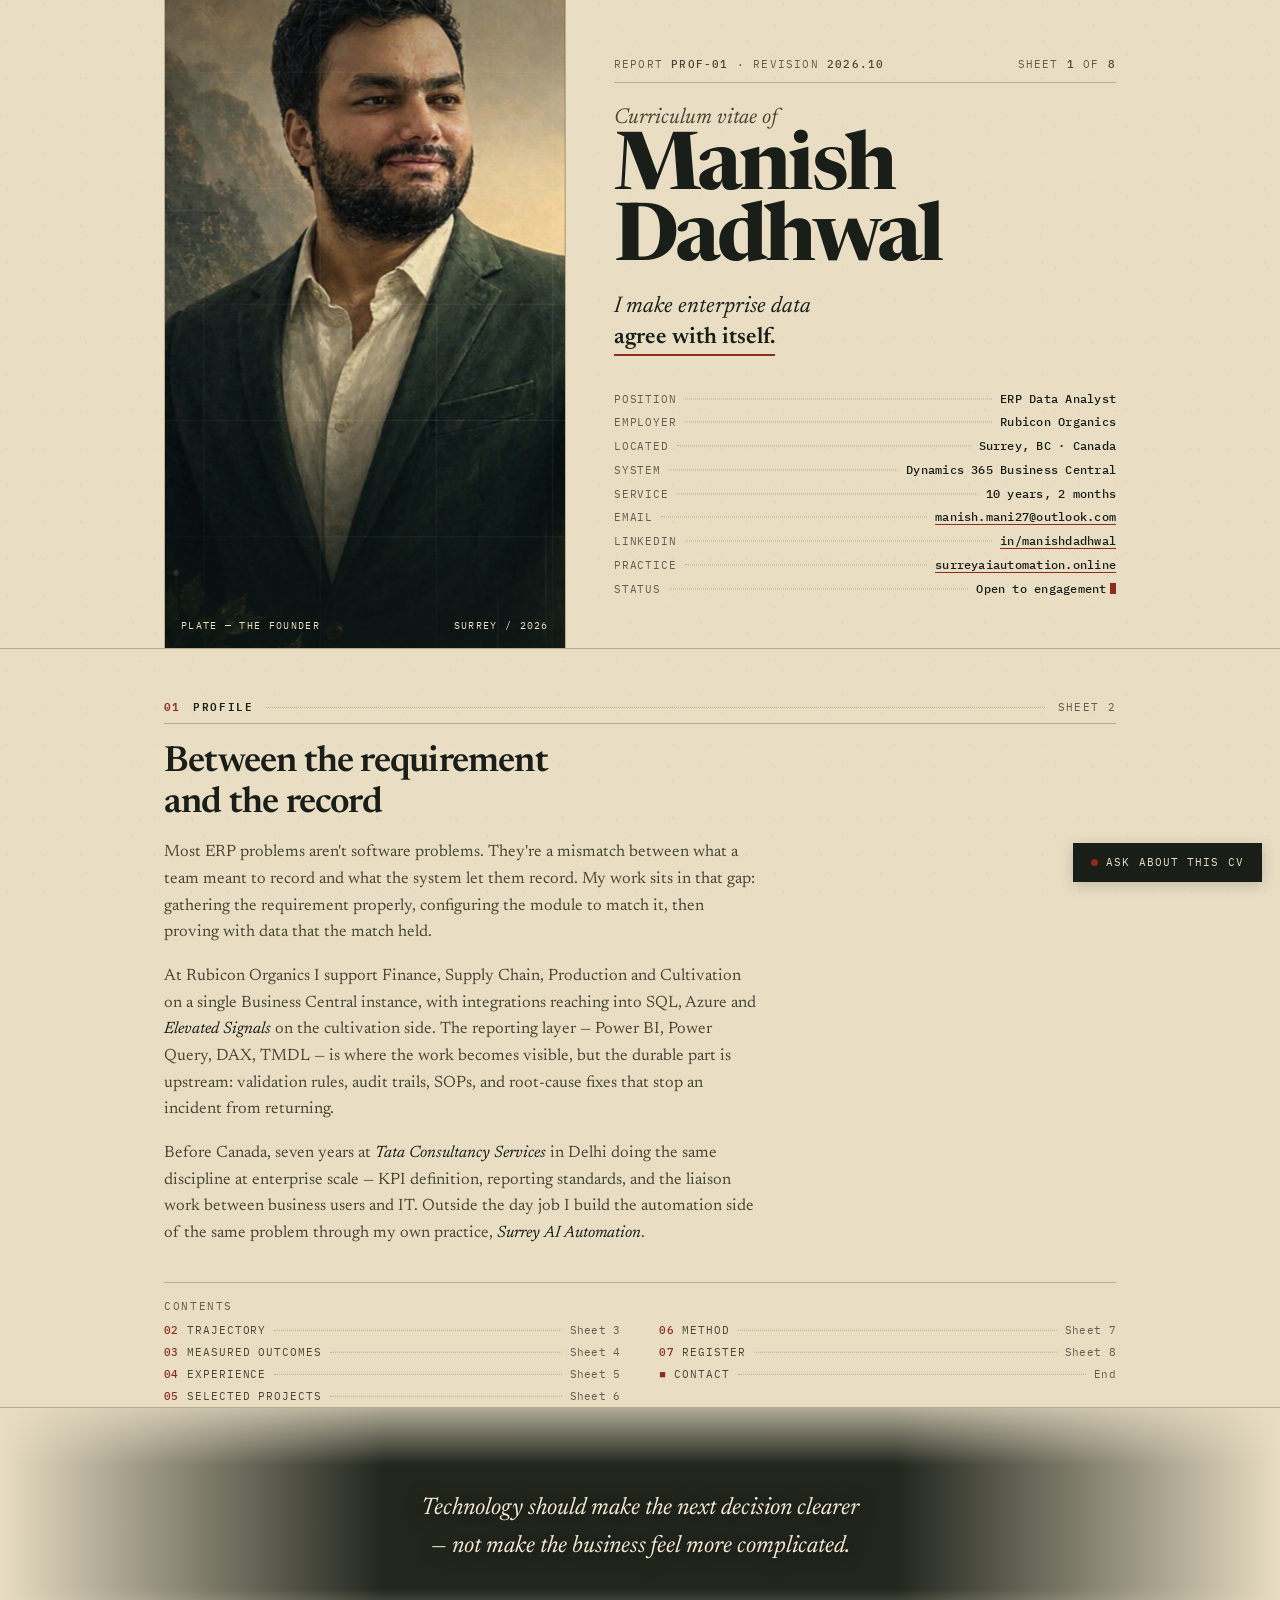
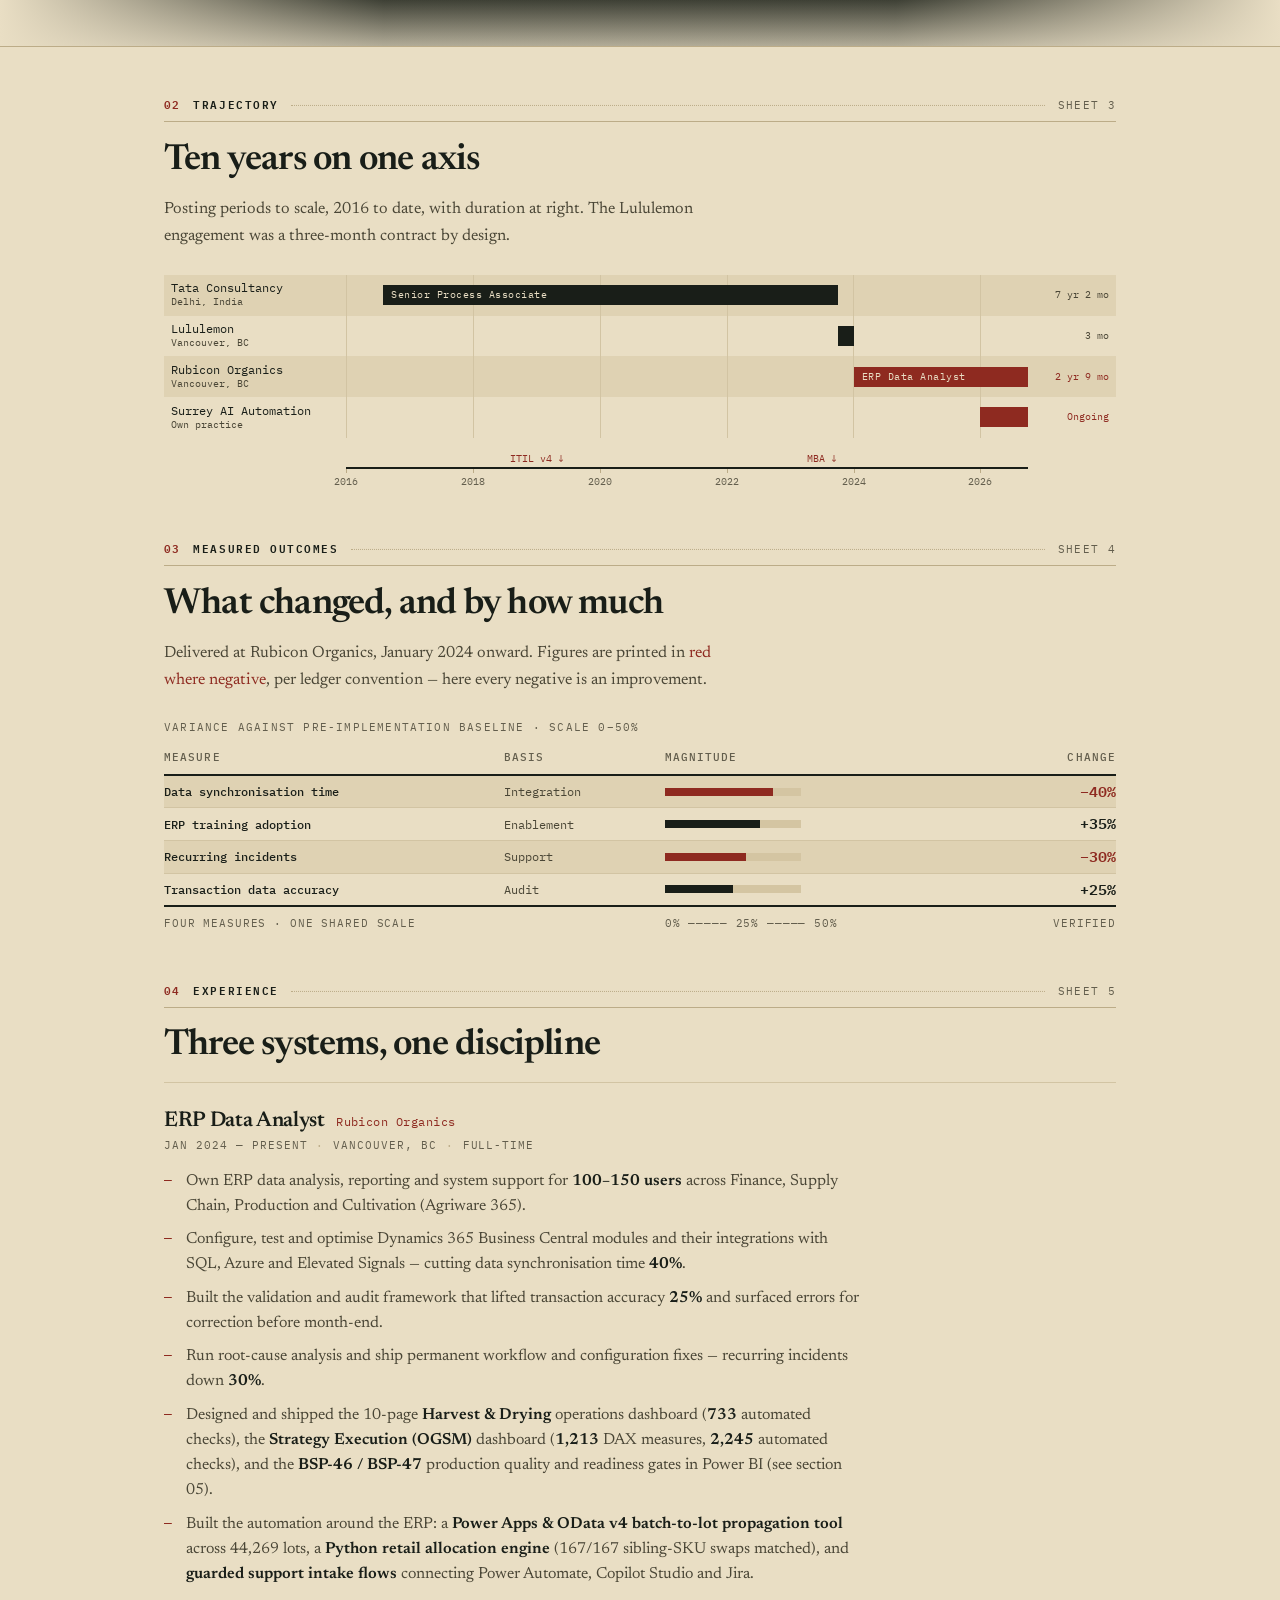
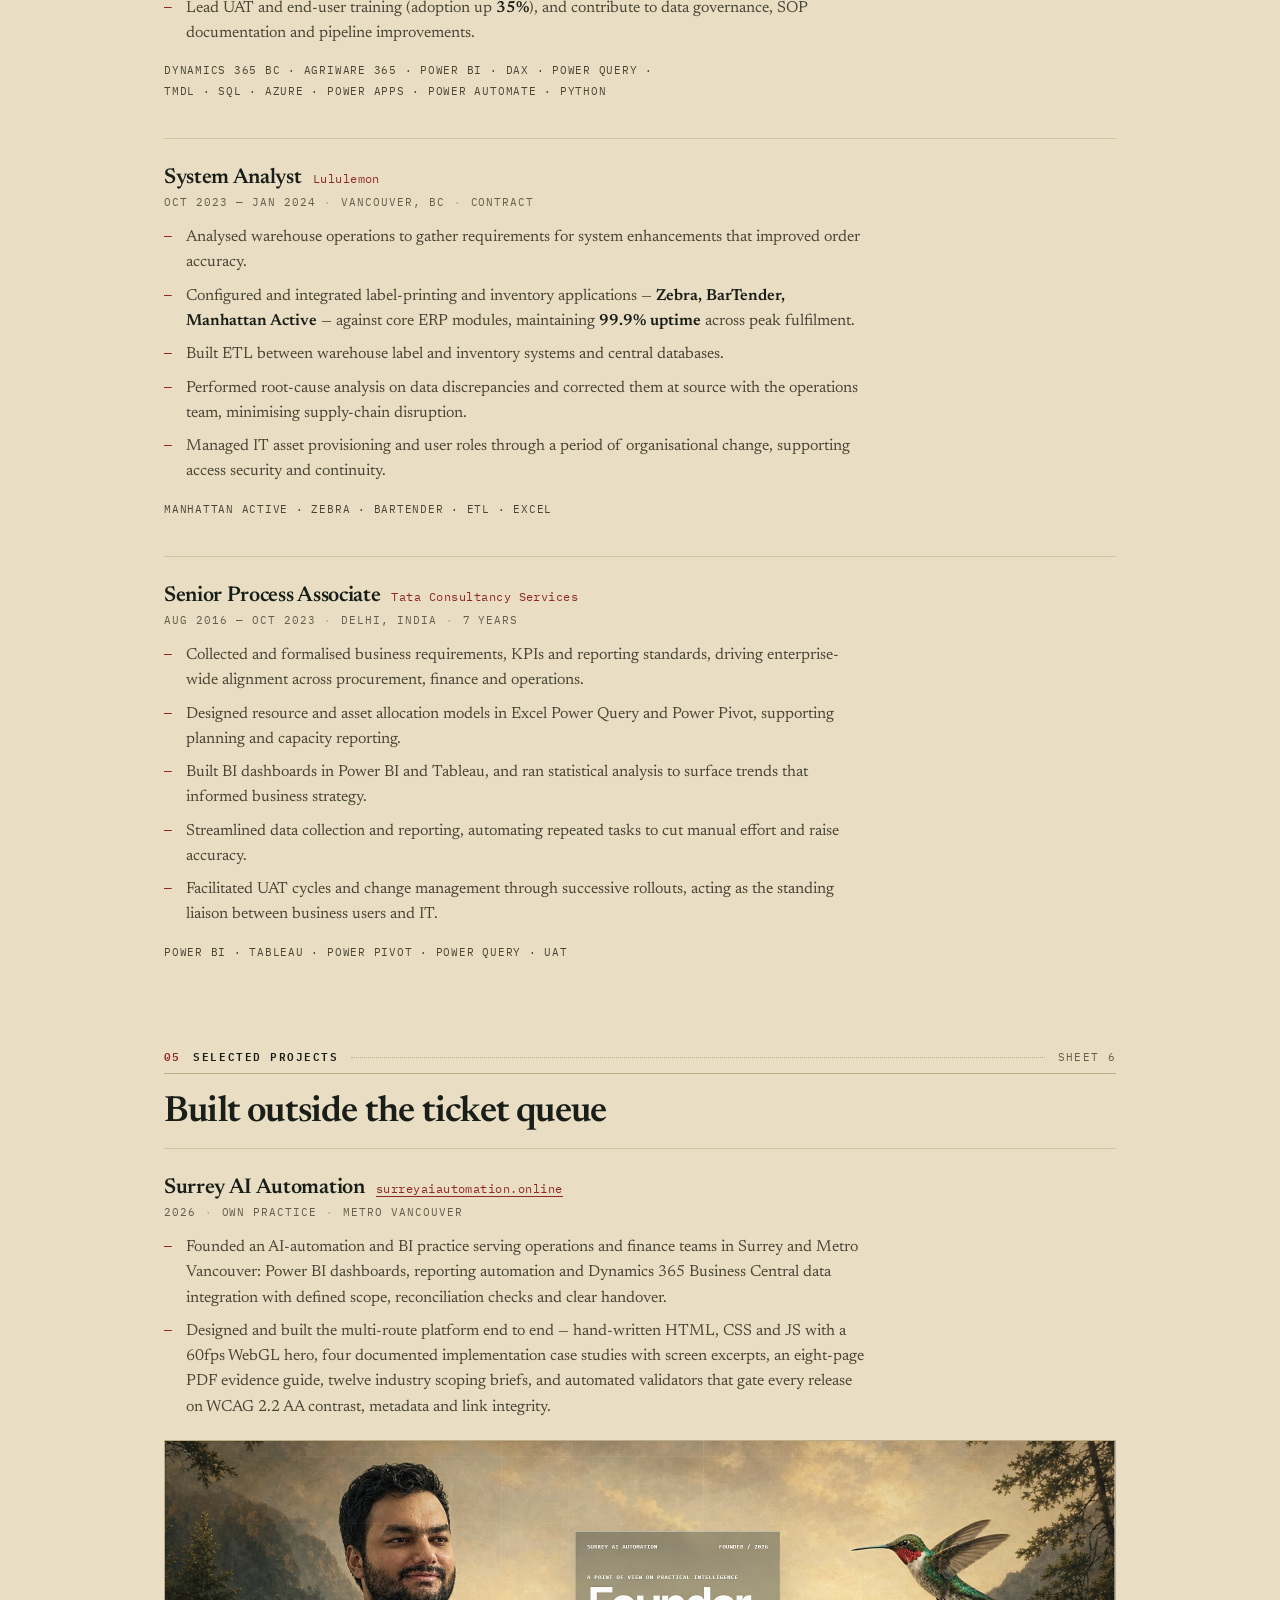
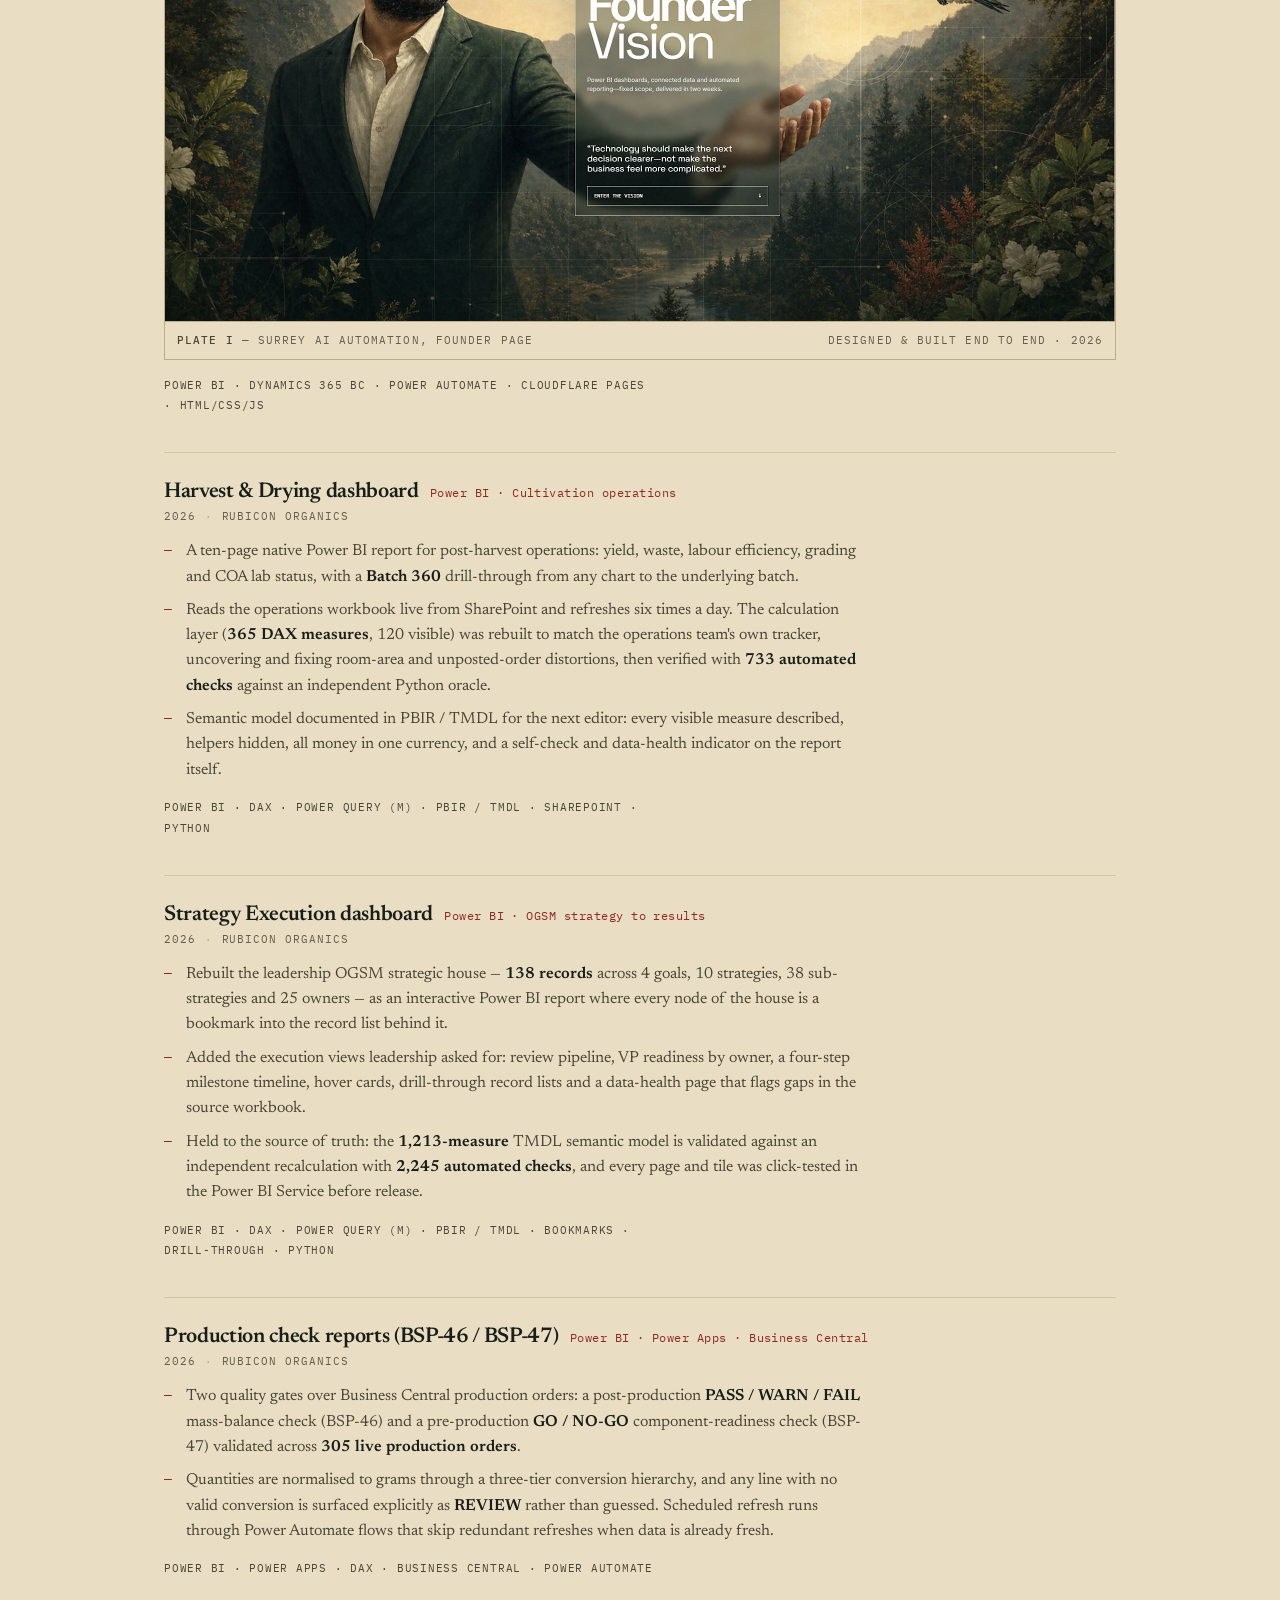
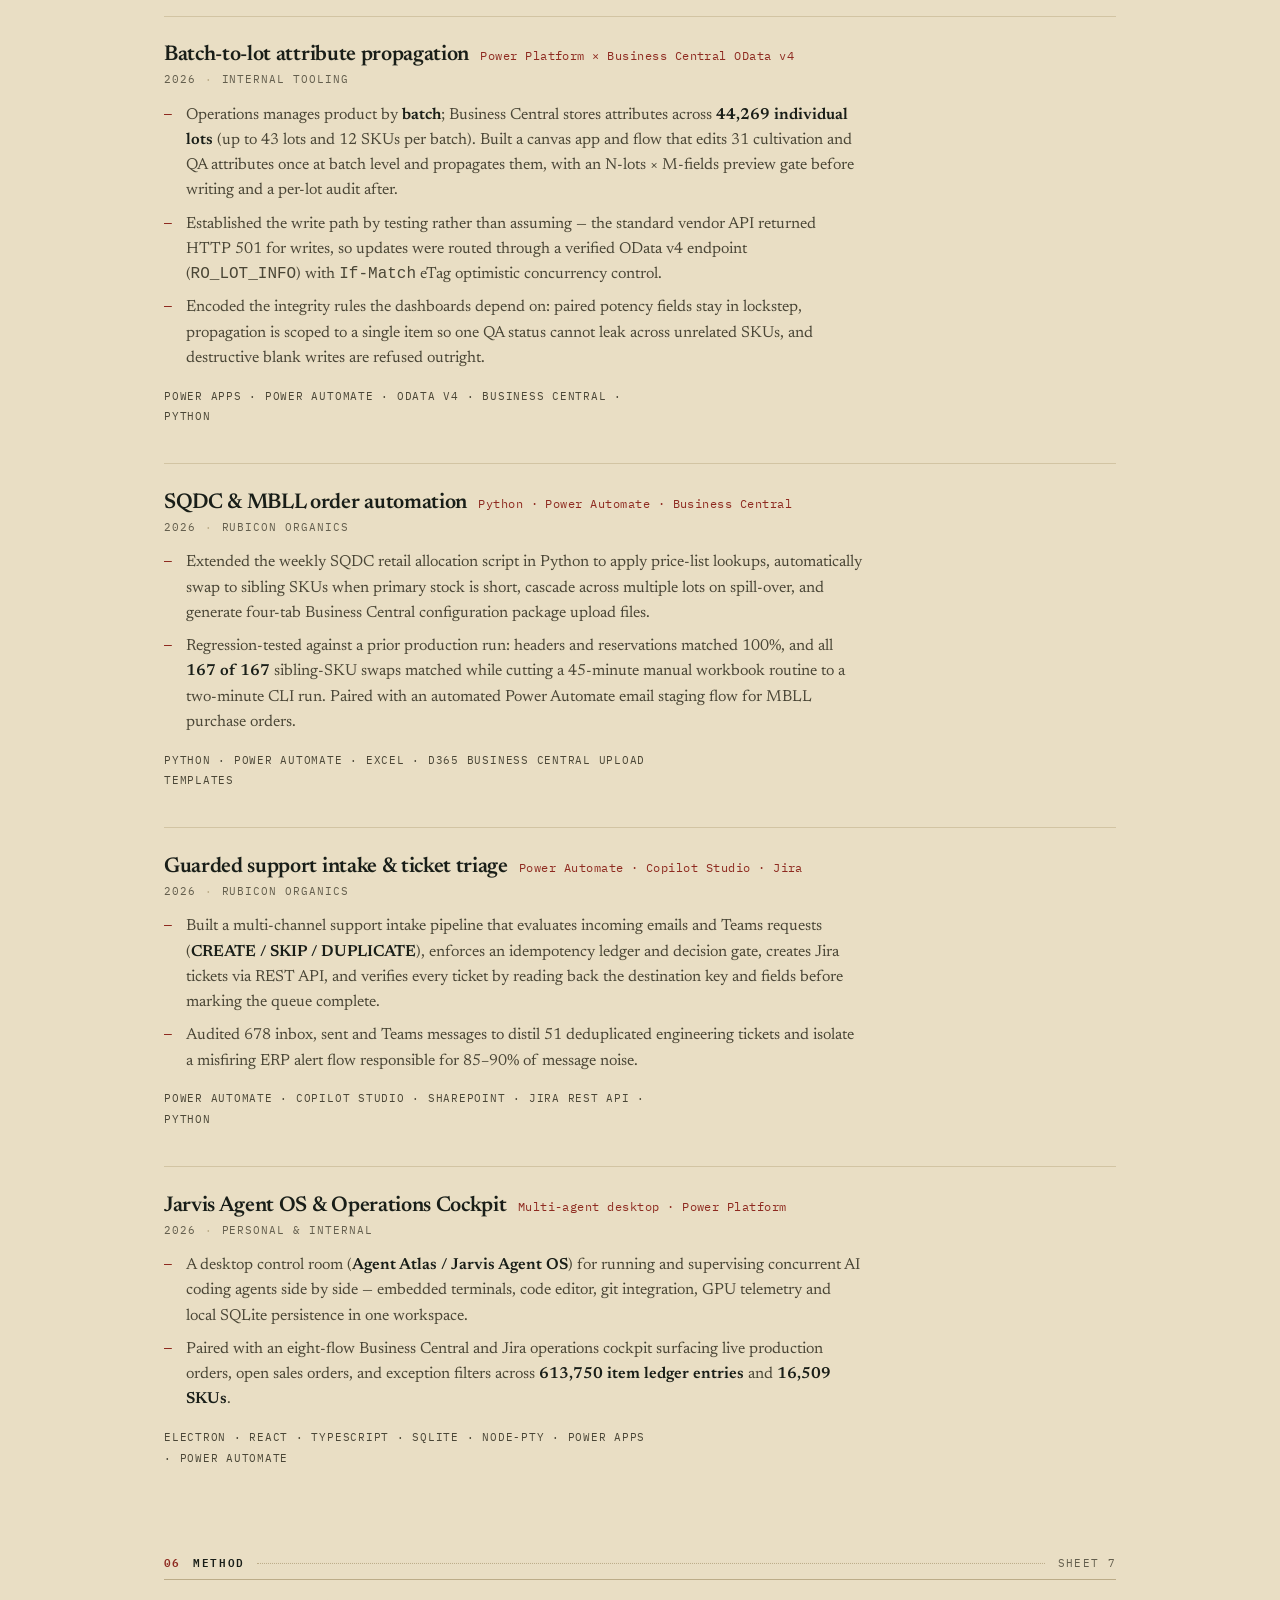
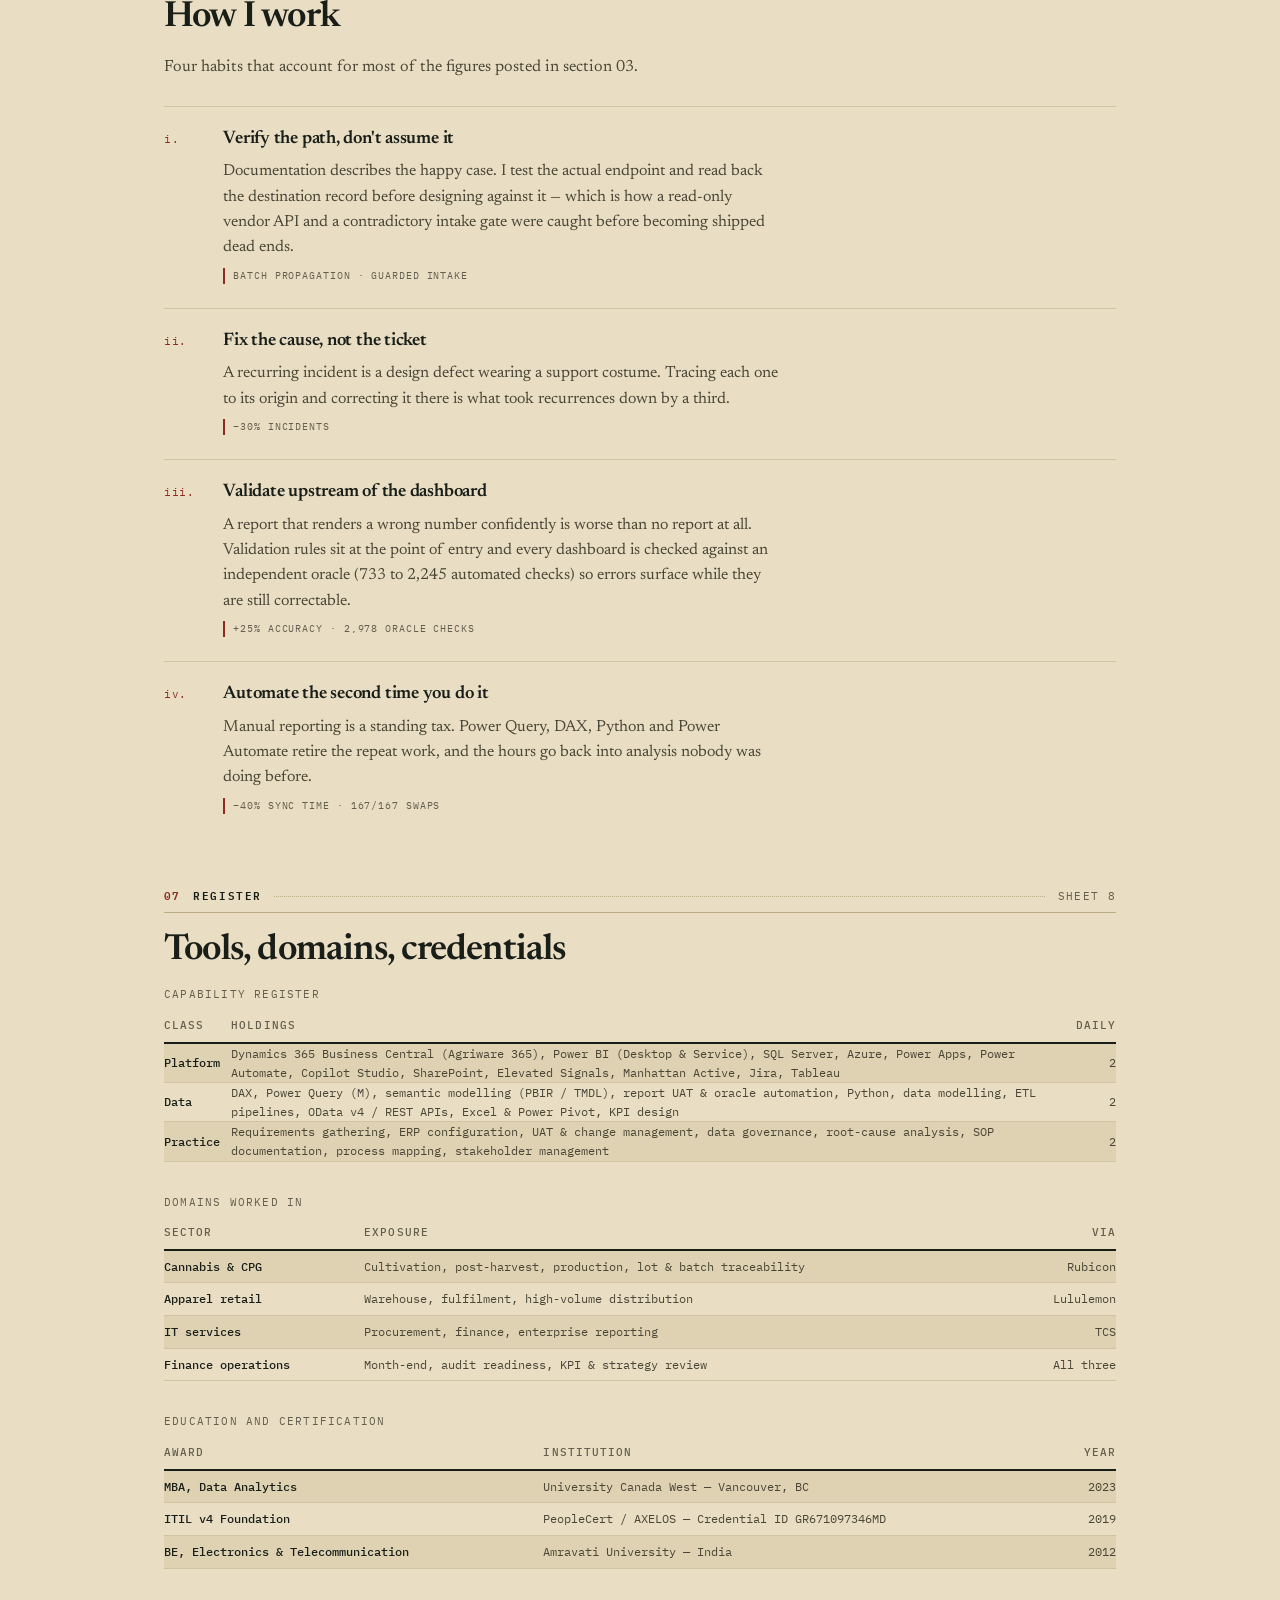
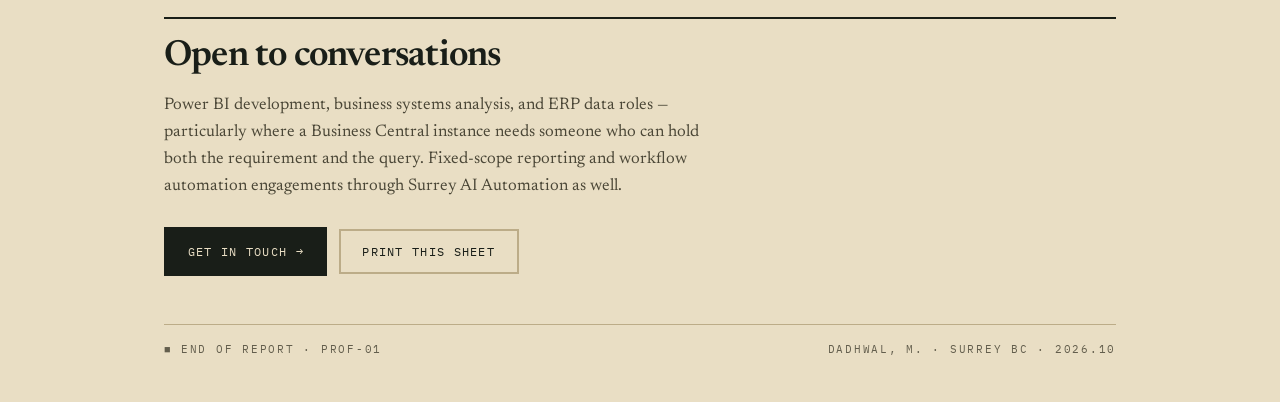
<file: index.html>
<!doctype html>
<html lang="en">
<head>
<meta charset="utf-8">
<meta name="viewport" content="width=device-width, initial-scale=1">
<title>Manish Dadhwal — ERP Data Analyst, Vancouver BC</title>
<meta name="description" content="ERP Data Analyst and Power BI developer in Metro Vancouver. Dynamics 365 Business Central, Power BI dashboards, SQL and the validation frameworks behind them. 10+ years across finance, supply chain, production and operations.">
<link rel="canonical" href="https://manish120889.github.io/my-resume/">

<meta property="og:type" content="profile">
<meta property="og:url" content="https://manish120889.github.io/my-resume/">
<meta property="og:title" content="Manish Dadhwal — ERP Data Analyst">
<meta property="og:site_name" content="Manish Dadhwal">
<meta property="og:description" content="I make enterprise data agree with itself. Dynamics 365 Business Central, Power BI, and the validation work behind them — 10+ years across finance, supply chain and operations.">
<meta property="og:locale" content="en_CA">
<meta property="profile:first_name" content="Manish">
<meta property="profile:last_name" content="Dadhwal">
<meta property="og:image" content="https://manish120889.github.io/my-resume/card.jpg">
<meta property="og:image:type" content="image/jpeg">
<meta property="og:image:width" content="1200">
<meta property="og:image:height" content="630">
<meta property="og:image:alt" content="Curriculum vitae of Manish Dadhwal, ERP Data Analyst.">
<meta name="twitter:card" content="summary_large_image">
<meta name="twitter:title" content="Manish Dadhwal — ERP Data Analyst">
<meta name="twitter:description" content="I make enterprise data agree with itself. Dynamics 365 Business Central, Power BI, and the validation work behind them.">
<meta name="twitter:image" content="https://manish120889.github.io/my-resume/card.jpg">

<link rel="icon" href="data:image/svg+xml,%3Csvg xmlns='http://www.w3.org/2000/svg' viewBox='0 0 32 32'%3E%3Crect width='32' height='32' fill='%23E9DEC4'/%3E%3Cpath d='M0 22 L9 12 L15 18 L23 7 L32 17 L32 32 L0 32 Z' fill='%23282B20'/%3E%3Ccircle cx='24' cy='8' r='3' fill='%238E2A20'/%3E%3C/svg%3E">

<link rel="preconnect" href="https://fonts.googleapis.com">
<link rel="preconnect" href="https://fonts.gstatic.com" crossorigin>
<link rel="stylesheet" href="https://fonts.googleapis.com/css2?family=IBM+Plex+Mono:wght@400;500;600&family=Newsreader:ital,opsz,wght@0,6..72,400;0,6..72,500;0,6..72,600;0,6..72,700;1,6..72,400;1,6..72,600&display=swap">

<script type="application/ld+json">
{
  "@context": "https://schema.org",
  "@type": "Person",
  "name": "Manish Dadhwal",
  "url": "https://manish120889.github.io/my-resume/",
  "jobTitle": "ERP Data Analyst",
  "email": "mailto:manish.mani27@outlook.com",
  "address": { "@type": "PostalAddress", "addressLocality": "Surrey", "addressRegion": "BC", "addressCountry": "CA" },
  "worksFor": { "@type": "Organization", "name": "Rubicon Organics" },
  "alumniOf": [
    { "@type": "CollegeOrUniversity", "name": "University Canada West" },
    { "@type": "CollegeOrUniversity", "name": "Amravati University" }
  ],
  "sameAs": [
    "https://www.linkedin.com/in/manishdadhwal",
    "https://github.com/Manish120889",
    "https://surreyaiautomation.online"
  ],
  "knowsAbout": ["Microsoft Dynamics 365 Business Central","Power BI","DAX","Power Query","TMDL","SQL","Python","Power Automate","Power Apps","Copilot Studio","OData","SharePoint","ERP data governance","Business systems analysis"]
}
</script>

<style>
/* ═══════════ LUMINIST — palette sampled from the founder plate ═══════════
   #CBB892 sky · #9C9073 haze · #756D58 · #4E4A3A · #39372A ·
   #282B20 forest · #1A201B · #0E1614 depth.  Ruby is the hummingbird throat
   and doubles as the ledger's negative-figure ink.                        */
:root{
  --canvas:#E9DEC4;
  --canvas-2:#DFD2B3;
  --canvas-3:#D4C5A2;
  --ink:#191E18;
  --ink-soft:#4A4636;
  --ink-faint:#635E4D;
  --rule:#BCAC88;
  --rule-soft:#D2C4A3;
  --gold:#755819;
  --ruby:#8E2A20;
  --forest:#282B20;
  --on-dark:#E9DEC4;
  --grain:#00000008;

  --f-text:"Newsreader",Georgia,"Times New Roman",serif;
  --f-mono:"IBM Plex Mono",ui-monospace,"SF Mono",Menlo,Consolas,monospace;

  --t-micro:.63rem;
  --t-label:.68rem;
  --t-meta:.74rem;

  --page:63rem;
  --band-h:2.05rem;
}

@media (prefers-color-scheme: dark){
  :root:not([data-theme="light"]){
    --canvas:#121711;
    --canvas-2:#1A201B;
    --canvas-3:#222820;
    --ink:#E4DAC0;
    --ink-soft:#AFA487;
    --ink-faint:#8E8569;
    --rule:#39372A;
    --rule-soft:#252B22;
    --gold:#D3AC5C;
    --ruby:#E0685A;
    --forest:#0E1614;
    --on-dark:#121711;
    --grain:#ffffff06;
  }
}
:root[data-theme="dark"]{
  --canvas:#121711;
  --canvas-2:#1A201B;
  --canvas-3:#222820;
  --ink:#E4DAC0;
  --ink-soft:#AFA487;
  --ink-faint:#8E8569;
  --rule:#39372A;
  --rule-soft:#252B22;
  --gold:#D3AC5C;
  --ruby:#E0685A;
  --forest:#0E1614;
  --on-dark:#121711;
  --grain:#ffffff06;
}

*{box-sizing:border-box}
html{-webkit-text-size-adjust:100%;scroll-behavior:smooth}
body{
  margin:0;
  background:var(--canvas);
  color:var(--ink);
  font-family:var(--f-text);
  font-size:17px;
  line-height:1.62;
  -webkit-font-smoothing:antialiased;
}
img{max-width:100%;display:block}
a{color:inherit}
a:focus-visible,button:focus-visible{outline:2px solid var(--ruby);outline-offset:3px}

/* aged canvas grain over the whole page */
body::before{
  content:"";position:fixed;inset:0;z-index:1;pointer-events:none;
  background-image:
    radial-gradient(circle at 18% 12%, var(--grain) 0 1px, transparent 1px),
    radial-gradient(circle at 63% 47%, var(--grain) 0 1px, transparent 1px),
    radial-gradient(circle at 87% 78%, var(--grain) 0 1px, transparent 1px);
  background-size:37px 37px, 53px 53px, 71px 71px;
}

.wrap{max-width:var(--page);margin:0 auto;padding:0 1.75rem;position:relative;z-index:2}
@media (max-width:700px){.wrap{padding:0 1.15rem}body{font-size:16px}}

.skip{position:absolute;left:-9999px;top:0;z-index:99;font-family:var(--f-mono);font-size:var(--t-meta);
  letter-spacing:.08em;text-transform:uppercase;background:var(--ink);color:var(--canvas);padding:.65rem 1rem;text-decoration:none}
.skip:focus{left:.5rem;top:.5rem}

.neg{color:var(--ruby)}
.perf{border:none;border-top:1px solid var(--rule);margin:0}
.solid{border:none;border-top:2px solid var(--ink);margin:0}

/* ═══════════ HERO — parallax plate + title ═══════════ */
.hero{position:relative;overflow:hidden;border-bottom:1px solid var(--rule)}
.hero-in{
  display:grid;grid-template-columns:minmax(0,0.8fr) minmax(0,1fr);
  gap:3rem;align-items:stretch;
  max-width:var(--page);margin:0 auto;padding:0 1.75rem;
  position:relative;z-index:2;
}
.plate{
  position:relative;overflow:hidden;min-height:35rem;margin:0;
  border-left:1px solid var(--rule);border-right:1px solid var(--rule);
  background:var(--forest);
}
.plate img{
  position:absolute;left:50%;top:-14%;
  width:100%;height:128%;object-fit:cover;object-position:52% 30%;
  transform:translate(-50%,var(--py,0px));
  will-change:transform;
}
.plate::after{
  content:"";position:absolute;inset:0;
  background:linear-gradient(180deg,#0E161438 0%,transparent 26%,transparent 60%,#0E1614B0 100%);
}
.plate figcaption{
  position:absolute;left:0;right:0;bottom:0;z-index:3;padding:.85rem 1rem;
  font-family:var(--f-mono);font-size:var(--t-micro);letter-spacing:.13em;text-transform:uppercase;
  color:#E9DEC4;display:flex;justify-content:space-between;gap:.75rem;
}

.hero-copy{padding:3.5rem 0 3rem;display:flex;flex-direction:column;justify-content:center}
.stub{display:flex;justify-content:space-between;gap:1rem;flex-wrap:wrap;
  font-family:var(--f-mono);font-size:var(--t-label);letter-spacing:.11em;text-transform:uppercase;
  color:var(--ink-faint);padding-bottom:.5rem;border-bottom:1px solid var(--rule);margin-bottom:1.6rem}
.stub b{color:var(--ink-soft);font-weight:500}
.of{font-family:var(--f-text);font-style:italic;font-size:clamp(1rem,2vw,1.35rem);
  color:var(--ink-soft);margin:0 0 .35rem;line-height:1}
h1.name{font-family:var(--f-text);font-weight:700;
  font-size:clamp(2.7rem,6.4vw,5rem);line-height:.88;letter-spacing:-.035em;
  margin:0 0 .9rem;text-wrap:balance}
.thesis{font-size:clamp(1.1rem,2vw,1.42rem);line-height:1.38;font-style:italic;
  max-width:23ch;margin:0 0 1.9rem;color:var(--ink);text-wrap:pretty}
.thesis b{display:inline-block}
.thesis b{font-style:normal;font-weight:600;border-bottom:2px solid var(--ruby);padding-bottom:1px}

.card{max-width:33rem}
.lead{display:flex;align-items:baseline;gap:.5rem;font-family:var(--f-mono);font-size:var(--t-meta);letter-spacing:.02em;line-height:2}
.lead .k{flex:none;color:var(--ink-faint);text-transform:uppercase;letter-spacing:.08em;font-size:var(--t-label)}
.lead .fl{flex:1;border-bottom:1px dotted var(--rule);transform:translateY(-.3em)}
.lead .v{flex:none;color:var(--ink);font-weight:500}
.lead .v a{text-decoration:none;border-bottom:1px solid var(--ruby)}
.lead .v a:hover{color:var(--ruby)}
.cursor{display:inline-block;width:.5em;height:1em;background:var(--ruby);vertical-align:-.15em;margin-left:.3em}
@media (prefers-reduced-motion:no-preference){
  .cursor{animation:blink 1.15s steps(1) infinite}
  @keyframes blink{0%,55%{opacity:1}56%,100%{opacity:0}}
}
@media (max-width:860px){
  .hero-in{grid-template-columns:1fr;gap:0}
  .plate{min-height:23rem;border:none;border-bottom:1px solid var(--rule);margin:0 -1.75rem}
  .hero-copy{padding:2.25rem 0 2.5rem}
}
@media (max-width:700px){.plate{margin:0 -1.15rem;min-height:19rem}}

/* ═══════════ parallax valley band ═══════════ */
.band{
  height:15rem;position:relative;overflow:hidden;
  border-top:1px solid var(--rule);border-bottom:1px solid var(--rule);
  background:var(--forest) url("band-valley.jpg") center/cover no-repeat;
  background-attachment:fixed;
}
.band::after{
  content:"";position:absolute;inset:0;
  background:linear-gradient(90deg,var(--canvas) 0%,#0E161440 30%,#0E161440 70%,var(--canvas) 100%),
             linear-gradient(180deg,var(--canvas) 0%,transparent 24%,transparent 76%,var(--canvas) 100%);
}
.band q{
  position:absolute;inset:0;z-index:2;display:flex;align-items:center;justify-content:center;
  padding:0 2rem;text-align:center;quotes:none;
  font-family:var(--f-text);font-style:italic;font-size:clamp(1.05rem,2.3vw,1.5rem);
  color:#F2E9D3;text-shadow:0 2px 18px #0E1614;
}
.band q span{max-width:34ch}
@media (hover:none),(max-width:860px){.band{background-attachment:scroll;height:11rem}}

/* ═══════════ sections ═══════════ */
.sec{padding:3rem 0 0;position:relative;z-index:2}
/* touch: lift inline links and contents rows to a 24px target */
@media (pointer:coarse){
  .toc a{min-height:24px}
  .lead .v a,.ident a,.ent .at a{display:inline-block;padding:.25rem 0}
}
.shead{display:flex;align-items:baseline;gap:.8rem;font-family:var(--f-mono);font-size:var(--t-label);
  letter-spacing:.12em;text-transform:uppercase;color:var(--ink-faint);padding-bottom:.4rem}
.shead .no{color:var(--ruby);font-weight:600}
.shead .ttl{color:var(--ink);font-weight:600;letter-spacing:.14em}
.shead .fl{flex:1;border-bottom:1px dotted var(--rule);transform:translateY(-.28em)}
.shead .pg{flex:none}
h2{font-family:var(--f-text);font-weight:600;font-size:clamp(1.6rem,3.2vw,2.25rem);
  letter-spacing:-.022em;line-height:1.14;margin:1.15rem 0 .9rem;text-wrap:balance;max-width:24ch}
.dek{font-size:1.02rem;line-height:1.62;color:var(--ink-soft);max-width:62ch;margin:0 0 1.6rem}
.prose p{max-width:66ch;margin:0 0 1.05rem;color:var(--ink-soft);font-size:1.03rem}
.prose p:last-child{margin-bottom:0}
.prose i{font-style:italic;color:var(--ink)}

/* contents */
.toc{margin:2.2rem 0 0;padding:.95rem 0 0;border-top:1px solid var(--rule)}
.toc .cap{font-family:var(--f-mono);font-size:var(--t-label);letter-spacing:.15em;text-transform:uppercase;color:var(--ink-faint);margin:0 0 .3rem}
.toc .list{column-count:2;column-gap:2.4rem}
.toc a{text-decoration:none;display:flex;align-items:baseline;gap:.5rem;font-family:var(--f-mono);
  font-size:var(--t-label);letter-spacing:.03em;line-height:2;break-inside:avoid}
.toc .n{color:var(--ruby);flex:none;font-weight:500}
.toc .t{color:var(--ink-soft);flex:none;text-transform:uppercase;letter-spacing:.09em;font-size:var(--t-label)}
.toc .fl{flex:1;border-bottom:1px dotted var(--rule);transform:translateY(-.3em)}
.toc .s{color:var(--ink-faint);flex:none;font-size:var(--t-label)}
.toc a:hover .t{color:var(--ruby)}
@media (max-width:620px){.toc .list{column-count:1}}

/* ═══════════ ledger table ═══════════ */
.bar{width:100%;border-collapse:collapse;font-family:var(--f-mono);font-size:var(--t-meta)}
.bar caption{text-align:left;font-family:var(--f-mono);font-size:var(--t-label);letter-spacing:.11em;
  text-transform:uppercase;color:var(--ink-faint);padding-bottom:.5rem}
.bar th{text-align:left;font-weight:500;font-size:var(--t-label);letter-spacing:.1em;text-transform:uppercase;
  color:var(--ink-faint);padding:.3rem .7rem .45rem 0;border-bottom:2px solid var(--ink);white-space:nowrap}
.bar th.r,.bar td.r{text-align:right;padding-right:0}
.bar td{padding:0 .7rem 0 0;height:var(--band-h);border-bottom:1px solid var(--rule-soft);
  color:var(--ink-soft);vertical-align:middle}
.bar tbody tr:nth-child(odd){background:var(--canvas-2)}
.bar td.k{color:var(--ink);font-weight:500}
.bar td.n{font-variant-numeric:tabular-nums;white-space:nowrap}
.bar .fig{font-size:.92rem;font-weight:600;color:var(--ink);font-variant-numeric:tabular-nums}
.bar .fig.neg{color:var(--ruby)}
.bar tfoot td{border-top:2px solid var(--ink);border-bottom:none;height:auto;padding-top:.5rem;
  font-size:var(--t-label);letter-spacing:.08em;text-transform:uppercase;color:var(--ink-faint)}
.scroll{overflow-x:auto}
.plot{display:block;width:8.5rem;height:8px;background:var(--canvas-3);position:relative}
.plot i{position:absolute;left:0;top:0;bottom:0;background:var(--ink);display:block}
.plot i.neg{background:var(--ruby)}
@media (max-width:620px){.plot{width:4.5rem}}


/* ═══════════ trajectory ═══════════ */
.gantt{font-family:var(--f-mono);--g-cols:10.5rem 1fr 4.6rem;--g-gap:.9rem}
.grow{display:grid;grid-template-columns:var(--g-cols);gap:var(--g-gap);align-items:center;height:2.55rem}
.grow:nth-child(odd){background:var(--canvas-2)}
.gname{font-size:var(--t-meta);color:var(--ink);padding-left:.45rem;line-height:1.25;white-space:nowrap;overflow:hidden;text-overflow:ellipsis}
.gname i{font-style:normal;color:var(--ink-soft);font-size:var(--t-micro);display:block}
.gtrack{position:relative;height:100%}
/* year gridlines, so a bar's start and end can be read against the axis */
.gtrack::before{content:"";position:absolute;inset:0;
  background:repeating-linear-gradient(90deg,var(--rule-soft) 0 1px,transparent 1px 18.6%)}
.gspan{position:absolute;z-index:1;top:50%;transform:translateY(-50%);height:1.25rem;background:var(--ink);min-width:5px;
  display:flex;align-items:center;padding:0 .5rem;font-size:var(--t-micro);letter-spacing:.05em;
  color:var(--canvas);white-space:nowrap;overflow:hidden}
.gspan.live{background:var(--ruby);color:var(--on-dark)}
.gdur{font-size:var(--t-micro);color:var(--ink-soft);text-align:right;padding-right:.45rem;
  font-variant-numeric:tabular-nums;white-space:nowrap}
.gdur.now{color:var(--ruby)}
.grow-sub{display:grid;grid-template-columns:var(--g-cols);gap:var(--g-gap)}
.gmarks{position:relative;height:1.35rem;margin-top:.5rem}
.gmark{position:absolute;bottom:0;transform:translateX(-50%);font-size:var(--t-micro);color:var(--ruby);white-space:nowrap}
.gaxis{position:relative;height:1.5rem;border-top:2px solid var(--ink)}
/* Narrow screens: stack the label above a full-width track instead of
   squeezing the track between two fixed columns. Keeps every bar on the same
   2016-2026 scale — the point of the chart — and buys the track ~46% more room. */
@media (max-width:620px){
  .grow{grid-template-columns:1fr auto;
        grid-template-areas:"name dur" "track track";
        gap:.2rem .5rem;height:auto;padding:.5rem .35rem .55rem;align-items:baseline}
  .gname{grid-area:name;font-size:var(--t-micro);padding-left:0;white-space:normal}
  .gname i{display:none}
  .gdur{grid-area:dur;padding-right:0}
  .gtrack{grid-area:track;height:1.3rem}
  .gspan{padding:0 .3rem}
  .grow-sub{grid-template-columns:1fr;gap:0;padding:0 .35rem}
  .grow-sub>div:first-child,.grow-sub>div:last-child{display:none}
}
.gtick{position:absolute;top:.3rem;transform:translateX(-50%);font-size:var(--t-micro);color:var(--ink-faint);font-variant-numeric:tabular-nums}
.gtick::before{content:"";position:absolute;top:-.3rem;left:50%;width:1px;height:.24rem;background:var(--rule)}

/* ═══════════ entries ═══════════ */
.ent{padding:1.6rem 0;border-top:1px solid var(--rule-soft)}
.ent:first-of-type{border-top:none}
.ehead{display:flex;align-items:baseline;gap:.7rem;flex-wrap:wrap;margin-bottom:.15rem}
.ent h3{font-family:var(--f-text);font-weight:600;font-size:1.34rem;letter-spacing:-.015em;margin:0;line-height:1.25}
.ent .at{font-family:var(--f-mono);font-size:var(--t-meta);letter-spacing:.04em;color:var(--ruby)}
.ent .at a{text-decoration:none;border-bottom:1px solid var(--ruby)}
.emeta{font-family:var(--f-mono);font-size:var(--t-label);letter-spacing:.09em;text-transform:uppercase;
  color:var(--ink-faint);margin:0 0 .85rem;display:flex;gap:.55rem;flex-wrap:wrap;align-items:center}
.emeta i{font-style:normal;color:var(--rule)}
.ent ul{list-style:none;margin:0;padding:0;max-width:70ch;display:flex;flex-direction:column;gap:.5rem}
.ent li{position:relative;padding-left:1.35rem;font-size:1rem;line-height:1.58;color:var(--ink-soft)}
.ent li::before{content:"—";position:absolute;left:0;top:0;font-family:var(--f-mono);font-size:.8rem;color:var(--ruby);line-height:1.72}
.ent li b{font-weight:600;color:var(--ink)}
.ent .tools{margin-top:.9rem;font-family:var(--f-mono);font-size:var(--t-label);letter-spacing:.07em;
  text-transform:uppercase;color:var(--ink-faint);line-height:1.9;max-width:70ch}
.ent .tools b{color:var(--ink-soft);font-weight:400}

figure.fig-plate{margin:1.25rem 0 0;border:1px solid var(--rule);background:var(--forest)}
figure.fig-plate img{width:100%;height:auto}
figure.fig-plate figcaption{
  font-family:var(--f-mono);font-size:var(--t-label);letter-spacing:.1em;text-transform:uppercase;
  color:var(--ink-faint);background:var(--canvas);padding:.6rem .75rem;border-top:1px solid var(--rule);
  display:flex;justify-content:space-between;gap:.9rem;flex-wrap:wrap}
figure.fig-plate figcaption b{color:var(--ink-soft);font-weight:500}

/* ═══════════ method ═══════════ */
.mth{display:grid;grid-template-columns:2.6rem 1fr;gap:1.1rem;padding:1.15rem 0;border-top:1px solid var(--rule-soft)}
.mth:first-of-type{border-top:none}
.mth .no{font-family:var(--f-mono);font-size:var(--t-label);color:var(--ruby);letter-spacing:.06em;padding-top:.35rem}
.mth b{display:block;font-family:var(--f-text);font-weight:600;font-size:1.14rem;letter-spacing:-.012em;margin-bottom:.3rem}
.mth p{margin:0;font-size:1rem;line-height:1.58;color:var(--ink-soft);max-width:62ch}
.mth cite{display:inline-block;margin-top:.45rem;font-style:normal;font-family:var(--f-mono);
  font-size:var(--t-micro);letter-spacing:.09em;text-transform:uppercase;color:var(--ink-faint);
  border-left:2px solid var(--ruby);padding-left:.5rem}

/* ═══════════ close ═══════════ */
.close{padding:3rem 0 0}
.close h2{max-width:20ch}
.close p{font-size:1.05rem;line-height:1.6;color:var(--ink-soft);max-width:62ch;margin:0 0 1.7rem}
.acts{display:flex;flex-wrap:wrap;gap:.7rem;align-items:center}
.btn{display:inline-flex;align-items:center;gap:.55rem;font-family:var(--f-mono);font-size:var(--t-meta);
  letter-spacing:.11em;text-transform:uppercase;text-decoration:none;padding:.8rem 1.35rem;cursor:pointer;
  background:var(--ink);color:var(--canvas);border:2px solid var(--ink)}
.btn:hover{background:transparent;color:var(--ink)}
.btn.alt{background:transparent;color:var(--ink);border-color:var(--rule)}
.btn.alt:hover{border-color:var(--ruby);color:var(--ruby)}
.eor{margin-top:3rem;padding:1rem 0 2.6rem;font-family:var(--f-mono);font-size:var(--t-label);
  letter-spacing:.16em;text-transform:uppercase;color:var(--ink-faint);
  display:flex;justify-content:space-between;gap:1rem;flex-wrap:wrap;border-top:1px solid var(--rule)}

@media (prefers-reduced-motion:reduce){*{animation:none!important;transition:none!important;scroll-behavior:auto!important}}

/* ═══════════ print ═══════════ */
@media print{
  @page{margin:11mm 10mm}
  :root,:root[data-theme="dark"]{
    --canvas:#fff;--canvas-2:#F1EEE4;--canvas-3:#DDD;--ink:#000;--ink-soft:#2A2A2A;--ink-faint:#666;
    --rule:#BBB;--rule-soft:#DDD;--ruby:#8E2A20;--gold:#6B5215;--forest:#fff;--on-dark:#fff;
  }
  body{font-size:10.2pt;line-height:1.4;background:#fff}
  body::before,.band,.toc,.acts,.plate figcaption{display:none}
  .wrap,.hero-in{max-width:none;padding:0}
  .hero{border:none}
  .hero-in{grid-template-columns:1fr;gap:0}
  .plate{min-height:0;height:56mm;border:1px solid #BBB;break-inside:avoid}
  .hero-copy{padding:.5rem 0 0}
  h1.name{font-size:27pt}
  .thesis{font-size:12pt;margin-bottom:.6rem}
  .sec{padding:.75rem 0 0;break-inside:avoid}
  h2{font-size:15pt;margin:.6rem 0 .35rem}
  .dek{font-size:10pt;margin-bottom:.55rem}
  .ent{padding:.6rem 0;break-inside:avoid}
  .ent li{font-size:9.6pt}
  .mth,.grow,.bar tr,figure.fig-plate{break-inside:avoid}
  .close{padding:.8rem 0 0}
  .eor{margin-top:.8rem;padding:.5rem 0 0}
  a{text-decoration:none}
}
</style>
</head>
<body>
<a class="skip" href="#profile">Skip to contents</a>

<header class="hero">
  <div class="hero-in">
    <figure class="plate" id="plate">
      <img src="hero-portrait.jpg" width="474" height="640" fetchpriority="high" decoding="async"
           alt="Manish Dadhwal photographed against a painted forest valley at dusk.">
      <figcaption><span>Plate — the founder</span><span>Surrey / 2026</span></figcaption>
    </figure>

    <div class="hero-copy">
      <div class="stub">
        <span>Report <b>PROF-01</b> · Revision <b>2026.10</b></span>
        <span>Sheet <b>1</b> of <b>8</b></span>
      </div>
      <p class="of">Curriculum vitae of</p>
      <h1 class="name">Manish <br>Dadhwal</h1>
      <p class="thesis">I make enterprise data <b>agree with itself.</b></p>

      <div class="card">
        <div class="lead"><span class="k">Position</span><span class="fl"></span><span class="v">ERP Data Analyst</span></div>
        <div class="lead"><span class="k">Employer</span><span class="fl"></span><span class="v">Rubicon Organics</span></div>
        <div class="lead"><span class="k">Located</span><span class="fl"></span><span class="v">Surrey, BC · Canada</span></div>
        <div class="lead"><span class="k">System</span><span class="fl"></span><span class="v">Dynamics 365 Business Central</span></div>
        <div class="lead"><span class="k">Service</span><span class="fl"></span><span class="v">10 years, 2 months</span></div>
        <div class="lead"><span class="k">Email</span><span class="fl"></span><span class="v"><a href="mailto:manish.mani27@outlook.com">manish.mani27@outlook.com</a></span></div>
        <div class="lead"><span class="k">LinkedIn</span><span class="fl"></span><span class="v"><a href="https://www.linkedin.com/in/manishdadhwal" target="_blank" rel="noopener noreferrer">in/manishdadhwal</a></span></div>
        <div class="lead"><span class="k">Practice</span><span class="fl"></span><span class="v"><a href="https://surreyaiautomation.online/" target="_blank" rel="noopener noreferrer">surreyaiautomation.online</a></span></div>
        <!-- Phone withheld from the public sheet. To print it, uncomment:
        <div class="lead"><span class="k">Telephone</span><span class="fl"></span><span class="v">+1 (778) 837-9715</span></div> -->
        <div class="lead"><span class="k">Status</span><span class="fl"></span><span class="v">Open to engagement<span class="cursor"></span></span></div>
      </div>
    </div>
  </div>
</header>

<main>
<div class="wrap">

  <section class="sec" id="profile">
    <div class="shead"><span class="no">01</span><span class="ttl">Profile</span><span class="fl"></span><span class="pg">Sheet 2</span></div>
    <hr class="perf">
    <h2>Between the requirement and the record</h2>
    <div class="prose">
      <p>Most ERP problems aren't software problems. They're a mismatch between what a team meant to record and what the system let them record. My work sits in that gap: gathering the requirement properly, configuring the module to match it, then proving with data that the match held.</p>
      <p>At Rubicon Organics I support Finance, Supply Chain, Production and Cultivation on a single Business Central instance, with integrations reaching into SQL, Azure and <i>Elevated Signals</i> on the cultivation side. The reporting layer — Power BI, Power Query, DAX, TMDL — is where the work becomes visible, but the durable part is upstream: validation rules, audit trails, SOPs, and root-cause fixes that stop an incident from returning.</p>
      <p>Before Canada, seven years at <i>Tata Consultancy Services</i> in Delhi doing the same discipline at enterprise scale — KPI definition, reporting standards, and the liaison work between business users and IT. Outside the day job I build the automation side of the same problem through my own practice, <i>Surrey AI Automation</i>.</p>
    </div>

    <nav class="toc" id="contents" aria-label="Contents">
      <p class="cap">Contents</p>
      <div class="list">
        <a href="#trajectory"><span class="n">02</span><span class="t">Trajectory</span><span class="fl"></span><span class="s">Sheet 3</span></a>
        <a href="#impact"><span class="n">03</span><span class="t">Measured outcomes</span><span class="fl"></span><span class="s">Sheet 4</span></a>
        <a href="#work"><span class="n">04</span><span class="t">Experience</span><span class="fl"></span><span class="s">Sheet 5</span></a>
        <a href="#projects"><span class="n">05</span><span class="t">Selected projects</span><span class="fl"></span><span class="s">Sheet 6</span></a>
        <a href="#method"><span class="n">06</span><span class="t">Method</span><span class="fl"></span><span class="s">Sheet 7</span></a>
        <a href="#stack"><span class="n">07</span><span class="t">Register</span><span class="fl"></span><span class="s">Sheet 8</span></a>
        <a href="#contact"><span class="n">■</span><span class="t">Contact</span><span class="fl"></span><span class="s">End</span></a>
      </div>
    </nav>
  </section>
</div>

<div class="band" role="presentation"><q><span>Technology should make the next decision clearer — not make the business feel more complicated.</span></q></div>

<div class="wrap">
  <section class="sec" id="trajectory">
    <div class="shead"><span class="no">02</span><span class="ttl">Trajectory</span><span class="fl"></span><span class="pg">Sheet 3</span></div>
    <hr class="perf">
    <h2>Ten years on one axis</h2>
    <p class="dek">Posting periods to scale, 2016 to date, with duration at right. The Lululemon engagement was a three-month contract by design.</p>
    <div class="scroll">
      <div class="gantt">
        <div class="grow">
          <div class="gname">Tata Consultancy<i>Delhi, India</i></div>
          <div class="gtrack"><div class="gspan" style="left:5.4%;width:66.7%" role="img" aria-label="Tata Consultancy Services, August 2016 to October 2023">Senior Process Associate</div></div>
          <div class="gdur">7 yr 2 mo</div>
        </div>
        <div class="grow">
          <div class="gname">Lululemon<i>Vancouver, BC</i></div>
          <div class="gtrack"><div class="gspan" style="left:72.1%;width:2.3%" role="img" aria-label="Lululemon, October 2023 to January 2024"></div></div>
          <div class="gdur">3 mo</div>
        </div>
        <div class="grow">
          <div class="gname">Rubicon Organics<i>Vancouver, BC</i></div>
          <div class="gtrack"><div class="gspan live" style="left:74.4%;width:25.6%" role="img" aria-label="Rubicon Organics, January 2024 to present">ERP Data Analyst</div></div>
          <div class="gdur now">2 yr 9 mo</div>
        </div>
        <div class="grow">
          <div class="gname">Surrey AI Automation<i>Own practice</i></div>
          <div class="gtrack"><div class="gspan live" style="left:93%;width:7%" role="img" aria-label="Surrey AI Automation, 2026 to present"></div></div>
          <div class="gdur now">Ongoing</div>
        </div>
        <div class="grow-sub"><div></div><div class="gmarks">
          <span class="gmark" style="left:27.9%">ITIL v4 ↓</span>
          <span class="gmark" style="left:69.8%">MBA ↓</span>
        </div><div></div></div>
        <div class="grow-sub"><div></div><div class="gaxis">
          <span class="gtick" style="left:0%">2016</span>
          <span class="gtick" style="left:18.6%">2018</span>
          <span class="gtick" style="left:37.2%">2020</span>
          <span class="gtick" style="left:55.8%">2022</span>
          <span class="gtick" style="left:74.4%">2024</span>
          <span class="gtick" style="left:93%">2026</span>
        </div><div></div></div>
      </div>
    </div>
  </section>

  <section class="sec" id="impact">
    <div class="shead"><span class="no">03</span><span class="ttl">Measured outcomes</span><span class="fl"></span><span class="pg">Sheet 4</span></div>
    <hr class="perf">
    <h2>What changed, and by how much</h2>
    <p class="dek">Delivered at Rubicon Organics, January 2024 onward. Figures are printed in <span class="neg">red where negative</span>, per ledger convention — here every negative is an improvement.</p>
    <div class="scroll">
      <table class="bar">
        <caption>Variance against pre-implementation baseline · scale 0–50%</caption>
        <thead><tr><th scope="col">Measure</th><th scope="col">Basis</th><th scope="col">Magnitude</th><th scope="col" class="r">Change</th></tr></thead>
        <tbody>
          <tr><td class="k">Data synchronisation time</td><td>Integration</td><td><span class="plot"><i class="neg" style="width:80%"></i></span></td><td class="r n"><span class="fig neg">−40%</span></td></tr>
          <tr><td class="k">ERP training adoption</td><td>Enablement</td><td><span class="plot"><i style="width:70%"></i></span></td><td class="r n"><span class="fig">+35%</span></td></tr>
          <tr><td class="k">Recurring incidents</td><td>Support</td><td><span class="plot"><i class="neg" style="width:60%"></i></span></td><td class="r n"><span class="fig neg">−30%</span></td></tr>
          <tr><td class="k">Transaction data accuracy</td><td>Audit</td><td><span class="plot"><i style="width:50%"></i></span></td><td class="r n"><span class="fig">+25%</span></td></tr>
        </tbody>
        <tfoot><tr><td colspan="2">Four measures · one shared scale</td><td>0% ————— 25% ————— 50%</td><td class="r">Verified</td></tr></tfoot>
      </table>
    </div>
  </section>

  <section class="sec" id="work">
    <div class="shead"><span class="no">04</span><span class="ttl">Experience</span><span class="fl"></span><span class="pg">Sheet 5</span></div>
    <hr class="perf">
    <h2>Three systems, one discipline</h2>

    <div class="ent">
      <div class="ehead"><h3>ERP Data Analyst</h3><span class="at">Rubicon Organics</span></div>
      <p class="emeta"><span>Jan 2024 — Present</span><i>·</i><span>Vancouver, BC</span><i>·</i><span>Full-time</span></p>
      <ul>
        <li>Own ERP data analysis, reporting and system support for <b>100–150 users</b> across Finance, Supply Chain, Production and Cultivation (Agriware 365).</li>
        <li>Configure, test and optimise Dynamics 365 Business Central modules and their integrations with SQL, Azure and Elevated Signals — cutting data synchronisation time <b>40%</b>.</li>
        <li>Built the validation and audit framework that lifted transaction accuracy <b>25%</b> and surfaced errors for correction before month-end.</li>
        <li>Run root-cause analysis and ship permanent workflow and configuration fixes — recurring incidents down <b>30%</b>.</li>
        <li>Designed and shipped the 10-page <b>Harvest &amp; Drying</b> operations dashboard (<b>733</b> automated checks), the <b>Strategy Execution (OGSM)</b> dashboard (<b>1,213</b> DAX measures, <b>2,245</b> automated checks), and the <b>BSP-46 / BSP-47</b> production quality and readiness gates in Power BI (see section 05).</li>
        <li>Built the automation around the ERP: a <b>Power Apps &amp; OData v4 batch-to-lot propagation tool</b> across 44,269 lots, a <b>Python retail allocation engine</b> (167/167 sibling-SKU swaps matched), and <b>guarded support intake flows</b> connecting Power Automate, Copilot Studio and Jira.</li>
        <li>Lead UAT and end-user training (adoption up <b>35%</b>), and contribute to data governance, SOP documentation and pipeline improvements.</li>
      </ul>
      <p class="tools"><b>Dynamics 365 BC · Agriware 365 · Power BI · DAX · Power Query · TMDL · SQL · Azure · Power Apps · Power Automate · Python</b></p>
    </div>

    <div class="ent">
      <div class="ehead"><h3>System Analyst</h3><span class="at">Lululemon</span></div>
      <p class="emeta"><span>Oct 2023 — Jan 2024</span><i>·</i><span>Vancouver, BC</span><i>·</i><span>Contract</span></p>
      <ul>
        <li>Analysed warehouse operations to gather requirements for system enhancements that improved order accuracy.</li>
        <li>Configured and integrated label-printing and inventory applications — <b>Zebra, BarTender, Manhattan Active</b> — against core ERP modules, maintaining <b>99.9% uptime</b> across peak fulfilment.</li>
        <li>Built ETL between warehouse label and inventory systems and central databases.</li>
        <li>Performed root-cause analysis on data discrepancies and corrected them at source with the operations team, minimising supply-chain disruption.</li>
        <li>Managed IT asset provisioning and user roles through a period of organisational change, supporting access security and continuity.</li>
      </ul>
      <p class="tools"><b>Manhattan Active · Zebra · BarTender · ETL · Excel</b></p>
    </div>

    <div class="ent">
      <div class="ehead"><h3>Senior Process Associate</h3><span class="at">Tata Consultancy Services</span></div>
      <p class="emeta"><span>Aug 2016 — Oct 2023</span><i>·</i><span>Delhi, India</span><i>·</i><span>7 years</span></p>
      <ul>
        <li>Collected and formalised business requirements, KPIs and reporting standards, driving enterprise-wide alignment across procurement, finance and operations.</li>
        <li>Designed resource and asset allocation models in Excel Power Query and Power Pivot, supporting planning and capacity reporting.</li>
        <li>Built BI dashboards in Power BI and Tableau, and ran statistical analysis to surface trends that informed business strategy.</li>
        <li>Streamlined data collection and reporting, automating repeated tasks to cut manual effort and raise accuracy.</li>
        <li>Facilitated UAT cycles and change management through successive rollouts, acting as the standing liaison between business users and IT.</li>
      </ul>
      <p class="tools"><b>Power BI · Tableau · Power Pivot · Power Query · UAT</b></p>
    </div>
  </section>

  <section class="sec" id="projects">
    <div class="shead"><span class="no">05</span><span class="ttl">Selected projects</span><span class="fl"></span><span class="pg">Sheet 6</span></div>
    <hr class="perf">
    <h2>Built outside the ticket queue</h2>

    <div class="ent">
      <div class="ehead"><h3>Surrey AI Automation</h3><span class="at"><a href="https://surreyaiautomation.online/" target="_blank" rel="noopener noreferrer">surreyaiautomation.online</a></span></div>
      <p class="emeta"><span>2026</span><i>·</i><span>Own practice</span><i>·</i><span>Metro Vancouver</span></p>
      <ul>
        <li>Founded an AI-automation and BI practice serving operations and finance teams in Surrey and Metro Vancouver: Power BI dashboards, reporting automation and Dynamics 365 Business Central data integration with defined scope, reconciliation checks and clear handover.</li>
        <li>Designed and built the multi-route platform end to end — hand-written HTML, CSS and JS with a 60fps WebGL hero, four documented implementation case studies with screen excerpts, an eight-page PDF evidence guide, twelve industry scoping briefs, and automated validators that gate every release on WCAG 2.2 AA contrast, metadata and link integrity.</li>
      </ul>
      <figure class="fig-plate">
        <img src="plate-founder.jpg" width="1265" height="640" loading="lazy" decoding="async"
             alt="The Surrey AI Automation founder page: a painted forest valley at dusk behind the Founder Vision headline card.">
        <figcaption><span><b>Plate I</b> — Surrey AI Automation, founder page</span><span>Designed &amp; built end to end · 2026</span></figcaption>
      </figure>
      <p class="tools"><b>Power BI · Dynamics 365 BC · Power Automate · Cloudflare Pages · HTML/CSS/JS</b></p>
    </div>

    <div class="ent">
      <div class="ehead"><h3>Harvest &amp; Drying dashboard</h3><span class="at">Power BI · Cultivation operations</span></div>
      <p class="emeta"><span>2026</span><i>·</i><span>Rubicon Organics</span></p>
      <ul>
        <li>A ten-page native Power BI report for post-harvest operations: yield, waste, labour efficiency, grading and COA lab status, with a <b>Batch 360</b> drill-through from any chart to the underlying batch.</li>
        <li>Reads the operations workbook live from SharePoint and refreshes six times a day. The calculation layer (<b>365 DAX measures</b>, 120 visible) was rebuilt to match the operations team's own tracker, uncovering and fixing room-area and unposted-order distortions, then verified with <b>733 automated checks</b> against an independent Python oracle.</li>
        <li>Semantic model documented in PBIR / TMDL for the next editor: every visible measure described, helpers hidden, all money in one currency, and a self-check and data-health indicator on the report itself.</li>
      </ul>
      <p class="tools"><b>Power BI · DAX · Power Query (M) · PBIR / TMDL · SharePoint · Python</b></p>
    </div>

    <div class="ent">
      <div class="ehead"><h3>Strategy Execution dashboard</h3><span class="at">Power BI · OGSM strategy to results</span></div>
      <p class="emeta"><span>2026</span><i>·</i><span>Rubicon Organics</span></p>
      <ul>
        <li>Rebuilt the leadership OGSM strategic house — <b>138 records</b> across 4 goals, 10 strategies, 38 sub-strategies and 25 owners — as an interactive Power BI report where every node of the house is a bookmark into the record list behind it.</li>
        <li>Added the execution views leadership asked for: review pipeline, VP readiness by owner, a four-step milestone timeline, hover cards, drill-through record lists and a data-health page that flags gaps in the source workbook.</li>
        <li>Held to the source of truth: the <b>1,213-measure</b> TMDL semantic model is validated against an independent recalculation with <b>2,245 automated checks</b>, and every page and tile was click-tested in the Power BI Service before release.</li>
      </ul>
      <p class="tools"><b>Power BI · DAX · Power Query (M) · PBIR / TMDL · Bookmarks · Drill-through · Python</b></p>
    </div>

    <div class="ent">
      <div class="ehead"><h3>Production check reports (BSP-46 / BSP-47)</h3><span class="at">Power BI · Power Apps · Business Central</span></div>
      <p class="emeta"><span>2026</span><i>·</i><span>Rubicon Organics</span></p>
      <ul>
        <li>Two quality gates over Business Central production orders: a post-production <b>PASS / WARN / FAIL</b> mass-balance check (BSP-46) and a pre-production <b>GO / NO-GO</b> component-readiness check (BSP-47) validated across <b>305 live production orders</b>.</li>
        <li>Quantities are normalised to grams through a three-tier conversion hierarchy, and any line with no valid conversion is surfaced explicitly as <b>REVIEW</b> rather than guessed. Scheduled refresh runs through Power Automate flows that skip redundant refreshes when data is already fresh.</li>
      </ul>
      <p class="tools"><b>Power BI · Power Apps · DAX · Business Central · Power Automate</b></p>
    </div>

    <div class="ent">
      <div class="ehead"><h3>Batch-to-lot attribute propagation</h3><span class="at">Power Platform × Business Central OData v4</span></div>
      <p class="emeta"><span>2026</span><i>·</i><span>Internal tooling</span></p>
      <ul>
        <li>Operations manages product by <b>batch</b>; Business Central stores attributes across <b>44,269 individual lots</b> (up to 43 lots and 12 SKUs per batch). Built a canvas app and flow that edits 31 cultivation and QA attributes once at batch level and propagates them, with an N-lots × M-fields preview gate before writing and a per-lot audit after.</li>
        <li>Established the write path by testing rather than assuming — the standard vendor API returned HTTP 501 for writes, so updates were routed through a verified OData v4 endpoint (<code>RO_LOT_INFO</code>) with <code>If-Match</code> eTag optimistic concurrency control.</li>
        <li>Encoded the integrity rules the dashboards depend on: paired potency fields stay in lockstep, propagation is scoped to a single item so one QA status cannot leak across unrelated SKUs, and destructive blank writes are refused outright.</li>
      </ul>
      <p class="tools"><b>Power Apps · Power Automate · OData v4 · Business Central · Python</b></p>
    </div>

    <div class="ent">
      <div class="ehead"><h3>SQDC &amp; MBLL order automation</h3><span class="at">Python · Power Automate · Business Central</span></div>
      <p class="emeta"><span>2026</span><i>·</i><span>Rubicon Organics</span></p>
      <ul>
        <li>Extended the weekly SQDC retail allocation script in Python to apply price-list lookups, automatically swap to sibling SKUs when primary stock is short, cascade across multiple lots on spill-over, and generate four-tab Business Central configuration package upload files.</li>
        <li>Regression-tested against a prior production run: headers and reservations matched 100%, and all <b>167 of 167</b> sibling-SKU swaps matched while cutting a 45-minute manual workbook routine to a two-minute CLI run. Paired with an automated Power Automate email staging flow for MBLL purchase orders.</li>
      </ul>
      <p class="tools"><b>Python · Power Automate · Excel · D365 Business Central upload templates</b></p>
    </div>

    <div class="ent">
      <div class="ehead"><h3>Guarded support intake &amp; ticket triage</h3><span class="at">Power Automate · Copilot Studio · Jira</span></div>
      <p class="emeta"><span>2026</span><i>·</i><span>Rubicon Organics</span></p>
      <ul>
        <li>Built a multi-channel support intake pipeline that evaluates incoming emails and Teams requests (<b>CREATE / SKIP / DUPLICATE</b>), enforces an idempotency ledger and decision gate, creates Jira tickets via REST API, and verifies every ticket by reading back the destination key and fields before marking the queue complete.</li>
        <li>Audited 678 inbox, sent and Teams messages to distil 51 deduplicated engineering tickets and isolate a misfiring ERP alert flow responsible for 85–90% of message noise.</li>
      </ul>
      <p class="tools"><b>Power Automate · Copilot Studio · SharePoint · Jira REST API · Python</b></p>
    </div>

    <div class="ent">
      <div class="ehead"><h3>Jarvis Agent OS &amp; Operations Cockpit</h3><span class="at">Multi-agent desktop · Power Platform</span></div>
      <p class="emeta"><span>2026</span><i>·</i><span>Personal &amp; Internal</span></p>
      <ul>
        <li>A desktop control room (<b>Agent Atlas / Jarvis Agent OS</b>) for running and supervising concurrent AI coding agents side by side — embedded terminals, code editor, git integration, GPU telemetry and local SQLite persistence in one workspace.</li>
        <li>Paired with an eight-flow Business Central and Jira operations cockpit surfacing live production orders, open sales orders, and exception filters across <b>613,750 item ledger entries</b> and <b>16,509 SKUs</b>.</li>
      </ul>
      <p class="tools"><b>Electron · React · TypeScript · SQLite · node-pty · Power Apps · Power Automate</b></p>
    </div>
  </section>

  <section class="sec" id="method">
    <div class="shead"><span class="no">06</span><span class="ttl">Method</span><span class="fl"></span><span class="pg">Sheet 7</span></div>
    <hr class="perf">
    <h2>How I work</h2>
    <p class="dek">Four habits that account for most of the figures posted in section 03.</p>
    <div class="mth"><span class="no">i.</span><div><b>Verify the path, don't assume it</b>
      <p>Documentation describes the happy case. I test the actual endpoint and read back the destination record before designing against it — which is how a read-only vendor API and a contradictory intake gate were caught before becoming shipped dead ends.</p>
      <cite>Batch propagation · Guarded intake</cite></div></div>
    <div class="mth"><span class="no">ii.</span><div><b>Fix the cause, not the ticket</b>
      <p>A recurring incident is a design defect wearing a support costume. Tracing each one to its origin and correcting it there is what took recurrences down by a third.</p>
      <cite>−30% incidents</cite></div></div>
    <div class="mth"><span class="no">iii.</span><div><b>Validate upstream of the dashboard</b>
      <p>A report that renders a wrong number confidently is worse than no report at all. Validation rules sit at the point of entry and every dashboard is checked against an independent oracle (733 to 2,245 automated checks) so errors surface while they are still correctable.</p>
      <cite>+25% accuracy · 2,978 oracle checks</cite></div></div>
    <div class="mth"><span class="no">iv.</span><div><b>Automate the second time you do it</b>
      <p>Manual reporting is a standing tax. Power Query, DAX, Python and Power Automate retire the repeat work, and the hours go back into analysis nobody was doing before.</p>
      <cite>−40% sync time · 167/167 swaps</cite></div></div>
  </section>

  <section class="sec" id="stack">
    <div class="shead"><span class="no">07</span><span class="ttl">Register</span><span class="fl"></span><span class="pg">Sheet 8</span></div>
    <hr class="perf">
    <h2>Tools, domains, credentials</h2>

    <div class="scroll">
      <table class="bar">
        <caption>Capability register</caption>
        <thead><tr><th scope="col">Class</th><th scope="col">Holdings</th><th scope="col" class="r">Daily</th></tr></thead>
        <tbody>
          <tr><td class="k">Platform</td><td>Dynamics 365 Business Central (Agriware 365), Power BI (Desktop &amp; Service), SQL Server, Azure, Power Apps, Power Automate, Copilot Studio, SharePoint, Elevated Signals, Manhattan Active, Jira, Tableau</td><td class="r n">2</td></tr>
          <tr><td class="k">Data</td><td>DAX, Power Query (M), semantic modelling (PBIR / TMDL), report UAT &amp; oracle automation, Python, data modelling, ETL pipelines, OData v4 / REST APIs, Excel &amp; Power Pivot, KPI design</td><td class="r n">2</td></tr>
          <tr><td class="k">Practice</td><td>Requirements gathering, ERP configuration, UAT &amp; change management, data governance, root-cause analysis, SOP documentation, process mapping, stakeholder management</td><td class="r n">2</td></tr>
        </tbody>
      </table>
    </div>

    <div class="scroll" style="margin-top:2rem">
      <table class="bar">
        <caption>Domains worked in</caption>
        <thead><tr><th scope="col">Sector</th><th scope="col">Exposure</th><th scope="col" class="r">Via</th></tr></thead>
        <tbody>
          <tr><td class="k">Cannabis &amp; CPG</td><td>Cultivation, post-harvest, production, lot &amp; batch traceability</td><td class="r">Rubicon</td></tr>
          <tr><td class="k">Apparel retail</td><td>Warehouse, fulfilment, high-volume distribution</td><td class="r">Lululemon</td></tr>
          <tr><td class="k">IT services</td><td>Procurement, finance, enterprise reporting</td><td class="r">TCS</td></tr>
          <tr><td class="k">Finance operations</td><td>Month-end, audit readiness, KPI &amp; strategy review</td><td class="r">All three</td></tr>
        </tbody>
      </table>
    </div>

    <div class="scroll" style="margin-top:2rem">
      <table class="bar">
        <caption>Education and certification</caption>
        <thead><tr><th scope="col">Award</th><th scope="col">Institution</th><th scope="col" class="r">Year</th></tr></thead>
        <tbody>
          <tr><td class="k">MBA, Data Analytics</td><td>University Canada West — Vancouver, BC</td><td class="r n">2023</td></tr>
          <tr><td class="k">ITIL v4 Foundation</td><td>PeopleCert / AXELOS — Credential ID GR671097346MD</td><td class="r n">2019</td></tr>
          <tr><td class="k">BE, Electronics &amp; Telecommunication</td><td>Amravati University — India</td><td class="r n">2012</td></tr>
        </tbody>
      </table>
    </div>
  </section>

  <section class="close" id="contact">
    <hr class="solid">
    <h2>Open to conversations</h2>
    <p>Power BI development, business systems analysis, and ERP data roles — particularly where a Business Central instance needs someone who can hold both the requirement and the query. Fixed-scope reporting and workflow automation engagements through Surrey AI Automation as well.</p>
    <div class="acts">
      <a class="btn" href="mailto:manish.mani27@outlook.com">Get in touch →</a>
      <button class="btn alt" type="button" onclick="window.print()">Print this sheet</button>
    </div>
  </section>

  <footer class="eor">
    <span>■ End of report · PROF-01</span>
    <span>Dadhwal, M. · Surrey BC · 2026.10</span>
  </footer>

</div>
</main>

<script>
/* Parallax: the painted plate drifts slower than the page it sits on. */
(function () {
  var plate = document.getElementById('plate');
  if (!plate) return;
  var img = plate.querySelector('img');
  if (!img || window.matchMedia('(prefers-reduced-motion: reduce)').matches) return;

  var ticking = false, visible = true, DEPTH = 0.16;

  function place() {
    var r = plate.getBoundingClientRect();
    var mid = r.top + r.height / 2 - window.innerHeight / 2;
    var shift = Math.max(-90, Math.min(90, -mid * DEPTH));
    img.style.setProperty('--py', shift.toFixed(1) + 'px');
    ticking = false;
  }
  function onScroll() { if (!ticking && visible) { ticking = true; requestAnimationFrame(place); } }

  if ('IntersectionObserver' in window) {
    new IntersectionObserver(function (e) {
      visible = e[0].isIntersecting;
      if (visible) place();
    }, { rootMargin: '140px' }).observe(plate);
  }
  place();
  window.addEventListener('scroll', onScroll, { passive: true });
  window.addEventListener('resize', place);
})();
</script>


<!-- ═══════════ RUNNING HEADER — sheet position + progress ═══════════ -->
<style>
.runhead{
  position:fixed;top:0;left:0;right:0;z-index:55;
  background:color-mix(in srgb,var(--canvas) 92%,transparent);
  backdrop-filter:saturate(1.3) blur(9px);
  border-bottom:1px solid var(--rule);
  transform:translateY(-100%);
  visibility:hidden;
  transition:transform .28s ease,visibility .28s;
}
.runhead.on{transform:none;visibility:visible}
.rh-in{
  max-width:var(--page);margin:0 auto;padding:.5rem 1.5rem;
  display:flex;align-items:baseline;gap:.7rem;
  font-family:var(--f-mono);font-size:var(--t-label);
  letter-spacing:.1em;text-transform:uppercase;color:var(--ink-faint);
}
.rh-name{color:var(--ink);font-weight:500}
.rh-sp{flex:1;border-bottom:1px dotted var(--rule);transform:translateY(-.28em)}
.rh-sheet{color:var(--ink-soft);text-decoration:none;white-space:nowrap;display:inline-flex;align-items:center;min-height:24px}
.rh-sheet b{color:var(--ruby);font-weight:600}
.rh-sheet:hover{color:var(--ruby)}
.rh-bar{height:2px;background:var(--rule-soft)}
.rh-bar i{display:block;height:100%;width:0;background:var(--ruby)}
@media (prefers-reduced-motion:reduce){.runhead{transition:none}}
@media (max-width:560px){.rh-in{padding:.45rem 1rem;font-size:var(--t-micro)}.rh-name{display:none}}
@media print{.runhead{display:none!important}}
</style>

<div class="runhead" id="runhead" role="navigation" aria-label="Reading position">
  <div class="rh-in">
    <span class="rh-name">Dadhwal, M. — Curriculum vitae</span>
    <span class="rh-sp"></span>
    <a class="rh-sheet" href="#contents" id="rhSheet">Sheet <b>1</b> of 8</a>
  </div>
  <div class="rh-bar"><i id="rhBar"></i></div>
</div>

<script>
(function () {
  var head = document.getElementById('runhead'),
      label = document.getElementById('rhSheet'),
      bar = document.getElementById('rhBar');
  if (!head) return;

  var SHEETS = [
    ['profile',     2, 'Profile'],
    ['trajectory',  3, 'Trajectory'],
    ['impact',      4, 'Measured outcomes'],
    ['work',        5, 'Experience'],
    ['projects',    6, 'Selected projects'],
    ['method',      7, 'Method'],
    ['stack',       8, 'Register'],
    ['contact',     8, 'Contact']
  ].map(function (r) { return { el: document.getElementById(r[0]), n: r[1], t: r[2] }; })
   .filter(function (r) { return r.el; });

  // the cover block is <header class="hero">; fall back to the first section's
  // offset so the trigger never degrades to the whole document height
  var cover = document.querySelector('header.hero');
  function triggerY() {
    if (cover) return cover.offsetHeight * 0.65;
    var f = SHEETS[0] && SHEETS[0].el;
    return f ? f.getBoundingClientRect().top + window.scrollY - 120 : 400;
  }
  var ticking = false, lastN = null;

  function place() {
    var y = window.scrollY || document.documentElement.scrollTop;
    var trigger = triggerY();

    head.classList.toggle('on', y > trigger);

    var doc = document.documentElement.scrollHeight - window.innerHeight;
    bar.style.width = doc > 0 ? Math.min(100, (y / doc) * 100).toFixed(1) + '%' : '0%';

    var cur = null, mid = y + window.innerHeight * 0.32;
    for (var i = 0; i < SHEETS.length; i++) {
      if (SHEETS[i].el.getBoundingClientRect().top + y <= mid) cur = SHEETS[i];
    }
    var n = cur ? cur.n : 1, t = cur ? cur.t : 'Cover';
    if (n + t !== lastN) {
      lastN = n + t;
      label.innerHTML = 'Sheet <b>' + n + '</b> of 8 &middot; ' + t;
    }
    ticking = false;
  }

  function onScroll() { if (!ticking) { ticking = true; requestAnimationFrame(place); } }
  window.addEventListener('scroll', onScroll, { passive: true });
  window.addEventListener('resize', onScroll);
  document.addEventListener('visibilitychange', function () { if (!document.hidden) place(); });
  place();
})();
</script>

<!-- ═══════════ REFERENCE DESK — offline enquiry assistant ═══════════ -->
<style>
.rd-open{
  position:fixed;right:1.15rem;bottom:1.15rem;z-index:60;
  display:inline-flex;align-items:center;gap:.55rem;
  font-family:var(--f-mono);font-size:var(--t-label);letter-spacing:.1em;text-transform:uppercase;
  color:var(--canvas);background:var(--ink);border:1px solid var(--ink);
  padding:.72rem 1.05rem;cursor:pointer;box-shadow:0 3px 14px #0000002e;
}
.rd-open:hover{background:var(--ruby);border-color:var(--ruby)}
.rd-open .bulb{width:7px;height:7px;background:var(--ruby);border-radius:50%;flex:none}
.rd-open:hover .bulb{background:var(--canvas)}
.rd-open[aria-expanded="true"]{display:none}

.rd-panel{
  position:fixed;right:1.15rem;bottom:1.15rem;z-index:61;
  width:min(24.5rem,calc(100vw - 2.3rem));
  max-height:min(34rem,calc(100vh - 2.3rem));
  display:flex;flex-direction:column;
  background:var(--canvas);border:1px solid var(--rule);
  box-shadow:0 10px 40px #00000038;
}
.rd-panel[hidden]{display:none}
.rd-head{
  display:flex;align-items:baseline;gap:.6rem;padding:.75rem .9rem .6rem;
  border-bottom:1.5px solid var(--ink);
  font-family:var(--f-mono);font-size:var(--t-label);letter-spacing:.11em;text-transform:uppercase;
  color:var(--ink-faint);flex:none;
}
.rd-head b{color:var(--ink);font-weight:600;letter-spacing:.12em}
.rd-head .sp{flex:1}
.rd-x{font:inherit;background:none;border:1px solid var(--rule);color:var(--ink-faint);
  cursor:pointer;padding:.15rem .45rem;line-height:1.4}
.rd-x:hover{color:var(--ruby);border-color:var(--ruby)}

.rd-log{flex:1;overflow-y:auto;padding:.85rem .9rem;display:flex;flex-direction:column;gap:.8rem}
.rd-msg{font-family:var(--f-text);font-size:.93rem;line-height:1.55;max-width:100%}
.rd-msg.you{
  align-self:flex-end;background:var(--canvas-3);border:1px solid var(--rule-soft);
  padding:.4rem .6rem;font-family:var(--f-mono);font-size:var(--t-meta);color:var(--ink);max-width:85%;
}
.rd-msg.desk{color:var(--ink-soft)}
.rd-msg.desk b{color:var(--ink);font-weight:600}
.rd-msg .tag{
  display:block;font-family:var(--f-mono);font-size:var(--t-micro);letter-spacing:.12em;
  text-transform:uppercase;color:var(--ink-faint);margin-bottom:.25rem;
}
.rd-msg a.jump{
  display:inline-block;margin-top:.4rem;font-family:var(--f-mono);font-size:var(--t-micro);
  letter-spacing:.09em;text-transform:uppercase;color:var(--ruby);text-decoration:none;
  border-bottom:1px solid var(--ruby);
}
.rd-chips{display:flex;flex-wrap:wrap;gap:.3rem;padding:0 .9rem .7rem;flex:none}
.rd-chip{
  font-family:var(--f-mono);font-size:var(--t-micro);letter-spacing:.04em;
  background:none;border:1px solid var(--rule);color:var(--ink-soft);
  padding:.25rem .5rem;cursor:pointer;
}
.rd-chip:hover{border-color:var(--ruby);color:var(--ruby)}
.rd-form{display:flex;gap:0;border-top:1px solid var(--rule);flex:none}
.rd-in{
  flex:1;min-width:0;font-family:var(--f-mono);font-size:var(--t-meta);color:var(--ink);
  background:var(--canvas-2);border:none;padding:.7rem .8rem;
}
.rd-in:focus{outline:2px solid var(--ruby);outline-offset:-2px}
.rd-in::placeholder{color:var(--ink-faint)}
.rd-send{
  font-family:var(--f-mono);font-size:var(--t-label);letter-spacing:.1em;text-transform:uppercase;
  background:var(--ink);color:var(--canvas);border:none;padding:.7rem .95rem;cursor:pointer;
}
.rd-send:hover{background:var(--ruby)}
@media (max-width:560px){
  .rd-panel{right:.6rem;left:.6rem;bottom:.6rem;width:auto;max-height:calc(100vh - 1.2rem)}
  .rd-open{right:.6rem;bottom:.6rem}
  .eor{padding-bottom:4.6rem}
}
@media print{.rd-open,.rd-panel{display:none!important}}
</style>

<button class="rd-open" id="rdOpen" aria-expanded="false" aria-controls="rdPanel">
  <span class="bulb" aria-hidden="true"></span>Ask about this CV
</button>

<section class="rd-panel" id="rdPanel" role="dialog" aria-labelledby="rdTitle" hidden>
  <div class="rd-head"><b id="rdTitle">Reference desk</b><span class="sp"></span>
    <button class="rd-x" id="rdClose" aria-label="Close reference desk">&#10005;</button></div>
  <div class="rd-log" id="rdLog" role="log" aria-live="polite"></div>
  <div class="rd-chips" id="rdChips"></div>
  <form class="rd-form" id="rdForm">
    <input class="rd-in" id="rdIn" type="text" autocomplete="off"
           placeholder="Ask about experience, tools, results…" aria-label="Ask a question">
    <button class="rd-send" type="submit">Ask</button>
  </form>
</section>

<script>
(function () {
  var KB = [
    {k:"current role job title position now doing today employed work",s:"#work",sh:"Sheet 5",
     a:"<b>ERP Data Analyst at Rubicon Organics</b>, Vancouver BC, since January 2024. He owns ERP data analysis, reporting and system support for <b>100&ndash;150 users</b> across Finance, Supply Chain, Production and Cultivation (Agriware 365)."},
    {k:"experience years how long career total background seniority",s:"#profile",sh:"Sheet 2",
     a:"<b>Ten years and two months</b> across three organisations: Tata Consultancy Services in Delhi (2016&ndash;2023), a Lululemon contract (2023&ndash;24), and Rubicon Organics (2024&ndash;present), alongside his practice, Surrey AI Automation."},
    {k:"rubicon organics cannabis current employer cultivation",s:"#work",sh:"Sheet 5",
     a:"At <b>Rubicon Organics</b> he configures and optimises Dynamics 365 Business Central (Agriware 365) and its integrations with SQL, Azure and Elevated Signals; shipped the Harvest &amp; Drying, Strategy Execution (OGSM) and BSP-46/47 dashboards; built batch-to-lot OData v4 propagation and Python retail allocation tools; and leads UAT and training."},
    {k:"lululemon warehouse contract retail apparel manhattan zebra bartender",s:"#work",sh:"Sheet 5",
     a:"<b>System Analyst (contract) at Lululemon</b>, Oct 2023 &ndash; Jan 2024. He analysed warehouse operations, configured and integrated <b>Zebra, BarTender and Manhattan Active</b> against core ERP modules with <b>99.9% uptime</b>, and built ETL between warehouse systems and central databases."},
    {k:"tcs tata consultancy india delhi previous first earlier",s:"#work",sh:"Sheet 5",
     a:"<b>Senior Process Associate at Tata Consultancy Services</b>, Delhi, Aug 2016 &ndash; Oct 2023 &mdash; seven years. He formalised requirements, KPIs and reporting standards, built Power BI and Tableau dashboards, and ran UAT and change management."},
    {k:"results metrics numbers impact achievements outcomes improved measurable proof",s:"#impact",sh:"Sheet 4",
     a:"Four measured outcomes at Rubicon Organics: transaction data accuracy <b>+25%</b>, recurring incidents <b>&minus;30%</b>, ERP training adoption <b>+35%</b>, and data synchronisation time <b>&minus;40%</b> &mdash; backed by <b>2,978 automated oracle checks</b> across his flagship Power BI models."},
    {k:"accuracy validation audit data quality errors",s:"#impact",sh:"Sheet 4",
     a:"He built a validation and audit framework that lifted transaction accuracy <b>25%</b>, surfacing errors for correction before month-end rather than after. Validation sits at the point of entry, upstream of the dashboard."},
    {k:"incidents support tickets root cause fixes reliability jira intake copilot",s:"#projects",sh:"Sheet 6",
     a:"Recurring incidents fell <b>30%</b>. He also built a guarded support intake pipeline in Power Automate, Copilot Studio and Jira that evaluates incoming emails and Teams messages (CREATE / SKIP / DUPLICATE), verifies creation via destination read-back, and isolated an ERP alert flow causing 85&ndash;90% of noise."},
    {k:"skills tools stack technologies software platforms toolset",s:"#stack",sh:"Sheet 8",
     a:"<b>Platform:</b> Dynamics 365 Business Central (Agriware 365), Power BI (Desktop &amp; Service), SQL Server, Azure, Power Apps, Power Automate, Copilot Studio, SharePoint, Elevated Signals, Manhattan Active, Jira, Tableau.<br><b>Data:</b> DAX, Power Query (M), semantic modelling (PBIR / TMDL), report UAT &amp; oracle automation, Python, data modelling, ETL, OData v4 / REST, Excel &amp; Power Pivot, KPI design.<br><b>Practice:</b> requirements gathering, ERP configuration, UAT, data governance, root-cause analysis, SOPs."},
    {k:"business central d365 dynamics erp bc navision agriware",s:"#work",sh:"Sheet 5",
     a:"<b>Dynamics 365 Business Central</b> (with Agriware 365) is his core platform. He configures, tests and optimises its modules and integrations with SQL, Azure and Elevated Signals, and writes against its OData v4 endpoints (<code>RO_LOT_INFO</code>) with eTag concurrency control across 44,269 lots."},
    {k:"power bi dashboard reporting dax visualisation visualization report tmdl pbir",s:"#stack",sh:"Sheet 8",
     a:"Power BI is daily-use. He built the 10-page <b>Harvest &amp; Drying</b> operations dashboard (365 DAX measures, 733 checks) and the <b>Strategy Execution</b> OGSM dashboard (1,213 DAX measures, 2,245 checks), plus the <b>BSP-46 and BSP-47</b> production quality gates, in <b>DAX, Power Query and PBIR / TMDL</b>."},
    {k:"sql database query azure cloud",s:"#stack",sh:"Sheet 8",
     a:"SQL Server and Azure both feature in the Business Central integration work at Rubicon Organics, alongside ETL pipelines and OData v4 / REST interfaces."},
    {k:"education degree mba university study qualification school",s:"#stack",sh:"Sheet 8",
     a:"<b>MBA in Data Analytics</b> (Project Management minor), University Canada West, Vancouver, 2023. <b>BE in Electronics &amp; Telecommunication</b>, Amravati University, India, 2012."},
    {k:"certification certified itil credential",s:"#stack",sh:"Sheet 8",
     a:"<b>ITIL v4 Foundation</b> (2019, Credential ID GR671097346MD) &mdash; service management. Alongside the MBA in Data Analytics (2023) and the BE in Electronics &amp; Telecommunication (2012)."},
    {k:"projects built side portfolio personal work github",s:"#projects",sh:"Sheet 6",
     a:"Eight documented builds: <b>Surrey AI Automation</b>, the <b>Harvest &amp; Drying</b> dashboard (733 checks), the <b>Strategy Execution (OGSM)</b> dashboard (2,245 checks), <b>BSP-46 / BSP-47</b> production check reports, <b>Batch-to-lot OData v4 propagation</b> (44,269 lots), <b>SQDC &amp; MBLL order automation</b> (167/167 swaps), <b>Guarded support intake &amp; Jira triage</b>, and <b>Jarvis Agent OS &amp; Operations Cockpit</b>."},
    {k:"surrey ai automation practice business consultancy own company freelance",s:"#projects",sh:"Sheet 6",
     a:"<b>Surrey AI Automation</b> &mdash; his practice serving operations and finance teams in Surrey and Metro Vancouver with Power BI dashboards, reporting automation and Dynamics 365 Business Central integration. Features four documented enterprise implementation case studies and an 8-page evidence guide at surreyaiautomation.online."},
    {k:"harvest drying dashboard power bi cultivation yield waste labour batch 360",s:"#projects",sh:"Sheet 6",
     a:"<b>Harvest &amp; Drying</b> &mdash; a ten-page native Power BI report (365 DAX measures, 120 visible) on yield, waste, labour efficiency, grading and COA lab status, with Batch 360 drill-through. Live from SharePoint, refreshed six times a day, and verified with <b>733 automated checks</b> against an independent Python oracle."},
    {k:"strategy execution dashboard ogsm strategic house goals strategies leadership",s:"#projects",sh:"Sheet 6",
     a:"<b>Strategy Execution (OGSM)</b> &mdash; the leadership strategic house (138 records across 4 goals, 10 strategies, 38 sub-strategies and 25 owners) rebuilt as an interactive 1,213-measure Power BI report: bookmarks into record lists, review and readiness views, milestone timeline, hover cards, drill-through and data-health page. Validated with <b>2,245 automated checks</b>."},
    {k:"bsp 46 47 production check pre post go no-go pass fail readiness",s:"#projects",sh:"Sheet 6",
     a:"<b>BSP-46 / BSP-47</b> &mdash; two quality gates over Business Central production data: a post-production PASS / WARN / FAIL check and a pre-production GO / NO-GO material-readiness check validated across 305 live production orders. Quantities normalise to grams via a 3-tier hierarchy, surfacing missing conversions as REVIEW."},
    {k:"sqdc mbll allocation python script upload files store",s:"#projects",sh:"Sheet 6",
     a:"<b>SQDC &amp; MBLL order automation</b> &mdash; a Python script that prices lines, swaps to the sibling SKU stock holds, cascades across lots on spill-over, and generates 4-tab Business Central upload files. Regression-tested with <b>167 of 167</b> item swaps identical, cutting a 45-minute routine to 2 minutes."},
    {k:"batch lot propagation power apps automate odata traceability",s:"#projects",sh:"Sheet 6",
     a:"Operations manages product by <b>batch</b>; Business Central stores attributes across <b>44,269 lots</b> (up to 43 lots and 12 SKUs per batch). He built a canvas app and flow to edit 31 fields once at batch level and propagate via <code>RO_LOT_INFO</code> OData v4 with eTag concurrency, an N-lots preview gate, and blank-write guards."},
    {k:"jarvis agent os electron desktop ai coding agents cockpit",s:"#projects",sh:"Sheet 6",
     a:"<b>Jarvis Agent OS &amp; Operations Cockpit</b> &mdash; a desktop app (Electron, React, TypeScript, SQLite, node-pty) for supervising concurrent AI coding agents, paired with an 8-flow Business Central and Jira cockpit across 613,750 ledger entries and 16,509 SKUs."},
    {k:"method approach how work philosophy principles style",s:"#method",sh:"Sheet 7",
     a:"Four habits: <b>verify the path, do not assume it</b>; <b>fix the cause, not the ticket</b>; <b>validate upstream of the dashboard</b>; and <b>automate the second time you do it</b>. Each maps to a measured outcome and verification proof."},
    {k:"contact email reach hire available get in touch phone",s:"#contact",sh:"End",
     a:"Email <b>manish.mani27@outlook.com</b>. Also on LinkedIn at in/manishdadhwal, GitHub as Manish120889, and surreyaiautomation.online. Based in Surrey, BC. Open to Power BI, business systems analysis and ERP data roles, plus fixed-scope automation engagements."},
    {k:"location where based city live vancouver surrey canada relocate",s:"#profile",sh:"Sheet 2",
     a:"<b>Surrey, British Columbia</b>, in Metro Vancouver, Canada. He has worked in Metro Vancouver since 2023; before that, Delhi, India."},
    {k:"industries domains sectors verticals worked",s:"#stack",sh:"Sheet 8",
     a:"Four: <b>cannabis &amp; CPG</b> (cultivation, post-harvest, production, lot &amp; batch traceability), <b>apparel retail</b> (warehouse, fulfilment), <b>IT services</b> (procurement, finance, enterprise reporting), and <b>finance operations</b> (month-end, audit readiness, KPI &amp; strategy review)."},
    {k:"automation power automate rpa workflow ai",s:"#method",sh:"Sheet 7",
     a:"Automation is a stated principle &mdash; automate the second time you do it. Manual reporting and workflows were migrated to Power Query, DAX, Python, Copilot Studio and Power Automate, cutting synchronisation time <b>40%</b>. He also leads Surrey AI Automation."},
    {k:"training uat adoption change management users stakeholders governance sop",s:"#work",sh:"Sheet 5",
     a:"He leads UAT and end-user training &mdash; adoption up <b>35%</b> across 100&ndash;150 users &mdash; and contributes to data governance, SOP documentation and pipeline improvements. Stakeholder liaison between business users and IT runs back to his TCS years."}
  ];

  var CHIPS = ["What does he do now?","What results has he delivered?","What tools does he use?",
               "Tell me about his projects","How does he work?","How do I contact him?"];

  var openBtn=document.getElementById('rdOpen'), panel=document.getElementById('rdPanel'),
      closeBtn=document.getElementById('rdClose'), log=document.getElementById('rdLog'),
      chips=document.getElementById('rdChips'), form=document.getElementById('rdForm'),
      input=document.getElementById('rdIn'), greeted=false;

  var STOP={the:1,a:1,an:1,is:1,are:1,was:1,were:1,of:1,to:1,in:1,on:1,at:1,for:1,and:1,or:1,
            his:1,he:1,him:1,does:1,do:1,did:1,what:1,which:1,who:1,how:1,tell:1,me:1,about:1,
            you:1,your:1,any:1,has:1,have:1,had:1,with:1,that:1,this:1,it:1,can:1,i:1,s:1};

  function norm(t){
    return String(t).toLowerCase().replace(/[^a-z0-9\s]/g,' ').split(/\s+/)
      .map(function(w){ return w.length>4 && /(ies|es|s)$/.test(w) ? w.replace(/(ies|es|s)$/,'') : w; })
      .filter(function(w){ return w && !STOP[w]; });
  }

  function answer(q){
    var toks=norm(q); if(!toks.length) return null;
    var best=null, bestScore=0;
    KB.forEach(function(e){
      var keys=norm(e.k), body=norm(e.a), score=0;
      toks.forEach(function(t){
        keys.forEach(function(k){ if(k===t) score+=3; else if(k.indexOf(t)===0||t.indexOf(k)===0) score+=1.5; });
        if(body.indexOf(t)>-1) score+=0.6;
      });
      score = score / Math.sqrt(toks.length);
      if(score>bestScore){ bestScore=score; best=e; }
    });
    return bestScore>=1.4 ? best : null;
  }

  function add(cls,html){
    var d=document.createElement('div'); d.className='rd-msg '+cls; d.innerHTML=html;
    log.appendChild(d); log.scrollTop=log.scrollHeight; return d;
  }

  function respond(q){
    add('you', q.replace(/</g,'&lt;'));
    var hit=answer(q);
    if(hit){
      add('desk','<span class="tag">Reference</span>'+hit.a+
        ' <a class="jump" href="'+hit.s+'" data-jump="'+hit.s+'">Go to '+hit.sh+' &rarr;</a>');
    } else {
      add('desk','<span class="tag">No entry</span>I only hold what is printed on this CV, so I could not match that. '+
        'Try asking about his <b>current role</b>, <b>results</b>, <b>tools</b>, <b>projects</b>, <b>education</b>, '+
        '<b>method</b> or <b>contact details</b>. For anything else, email him at <b>manish.mani27@outlook.com</b>.');
    }
  }

  function greet(){
    if(greeted) return; greeted=true;
    add('desk','<span class="tag">Reference desk</span>I answer from this CV only &mdash; no data leaves your browser. Ask about the roles, figures, tools, projects or how to get in touch.');
    CHIPS.forEach(function(c){
      var b=document.createElement('button'); b.type='button'; b.className='rd-chip'; b.textContent=c;
      b.addEventListener('click',function(){ respond(c); });
      chips.appendChild(b);
    });
  }

  function openDesk(){ panel.hidden=false; openBtn.setAttribute('aria-expanded','true'); greet(); input.focus(); }
  function closeDesk(){ panel.hidden=true; openBtn.setAttribute('aria-expanded','false'); openBtn.focus(); }

  openBtn.addEventListener('click',openDesk);
  closeBtn.addEventListener('click',closeDesk);
  document.addEventListener('keydown',function(e){ if(e.key==='Escape' && !panel.hidden) closeDesk(); });
  form.addEventListener('submit',function(e){ e.preventDefault();
    var v=input.value.trim(); if(!v) return; input.value=''; respond(v); });
  log.addEventListener('click',function(e){
    var a=e.target.closest('a[data-jump]'); if(!a) return;
    e.preventDefault();
    var t=document.querySelector(a.getAttribute('data-jump'));
    if(t){ t.scrollIntoView({behavior:'smooth',block:'start'}); if(window.innerWidth<560) closeDesk(); }
  });
})();
</script>
</body>
</html>
</file>
